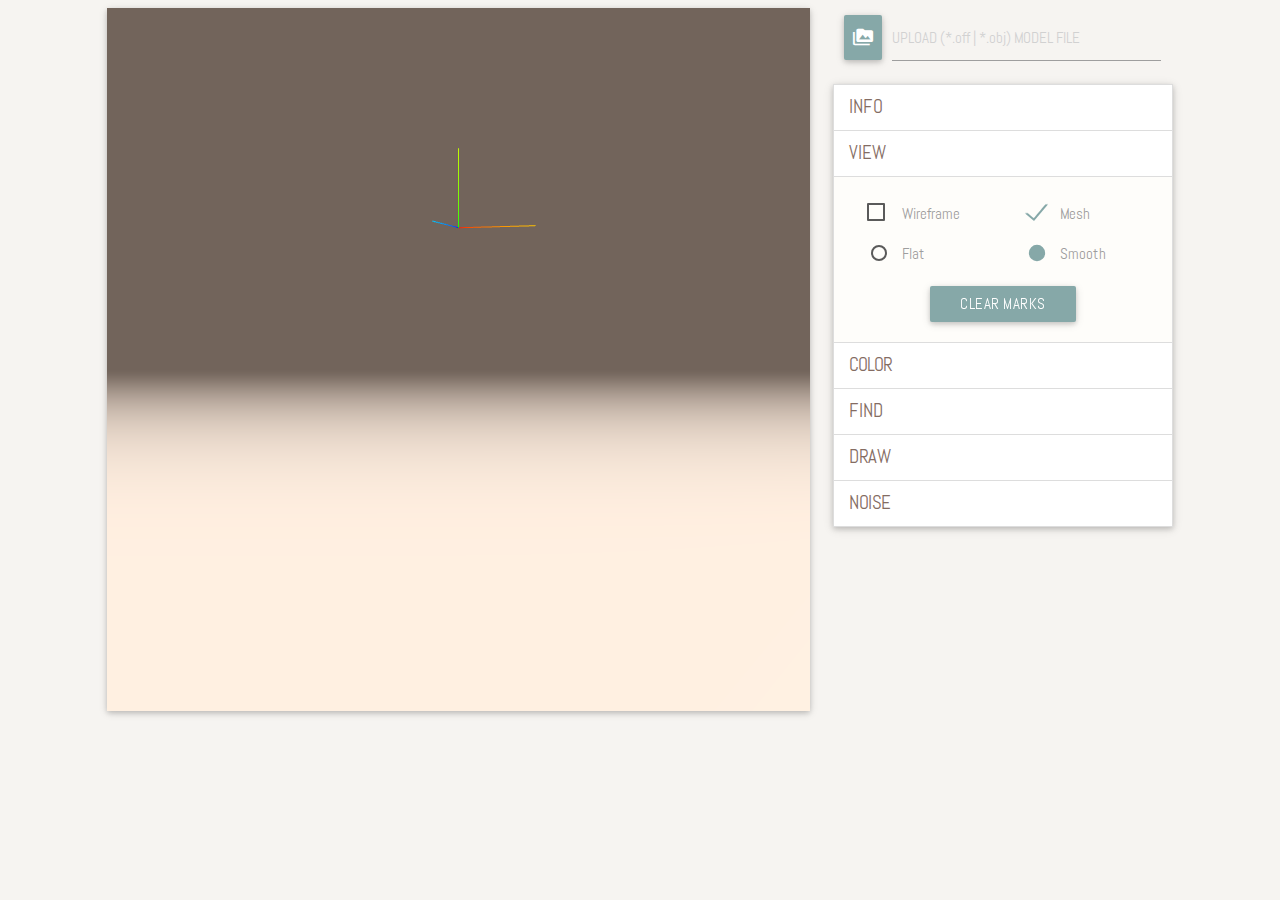
<file: index.html>
<!doctype html>
<html>

<head>
	<title>周伯威的数字几何处理小作业</title>
	<link type="text/css" rel="stylesheet" href="css/materialize.min.css" media="screen,projection" />
	<link type="text/css" rel="stylesheet" href="css/user.css" media="screen,projection" />
	<meta name="viewport" content="width=device-width, initial-scale=1.0" />
	<style>
		#viewer {
			position: relative;
		}

		body,
		html {
			font-family: 'Abel', sans-serif;
			color: #846C63;
			background-color: #F6F4F1!important;
		}

		.btn,
		.btn-large,
		.btn-small {
			background-color: #86A8A8!important;
			color: white !important;
			margin: 0;
		}

		[type="radio"]:checked+label:after {
			border: 2px solid #86A8A8!important;
			background-color: #86A8A8!important;
		}

		[type="checkbox"]:checked+label:before {
			border-right: 2px solid #86A8A8!important;
			border-bottom: 2px solid #86A8A8!important;
		}

		.btn-small {
			padding: 0.25em;
		}

		.btn-thin {
			padding-left: 0.2em;
			padding-right: 0.2em;
		}

		.btn-mid-thin {
			padding-left: 0.6em;
			padding-right: 0.6em;
		}

		green {
			color: #86A8A8!important;
		}

		.input-field label {
			top: 0;
		}

		#colormap {
			/*border: 1px solid #846C63;*/
			/*background-color: #846c63;*/
			height: 229px;
			width: 100%;
		}

		#colormap2 {
			/*border: 1px solid #846C63;*/
			/*background-color: #846c63;*/
			height: 168px;
			width: 100%;
		}

		.no-bottom {
			margin-bottom: 0!important;
		}

		.no-top {
			margin-top: 0!important;
		}

		.no-padding {
			padding: 0!important;
		}

		.container .row {
			margin-left: 0;
			margin-right: 0;
		}

		.collapsible-body p {
			padding: 0;
			margin-top: 14.5px;
			margin-bottom: 10px;
		}

		.collapsible-body {
			/*border-bottom: 0;*/
			padding-top: 10px;
			margin-bottom: 0;
		}

		.collapsible {
			background-color: #fefdfa;
		}

		.collapsible-header {
			font-size: 1.25rem;
		}
	</style>
</head>

<body>
	<main class="container" style="width:85%">
		<div class="row">
			<!-- left area -->
			<div class="col s12 m12 l8" id="canv_area">
				<div class="card-panel" style="padding:0;line-height:0;position:relative;">
					<div id="viewer"></div>
				</div>

			</div>
			<!-- right panel -->
			<div class="col s12 m12 l4">
				<div id="file_loader" class="row no-bottom">
					<div class="col s12">
						<form action="#">
							<div class="file-field input-field">
								<div class="btn btn-mid-thin">
									<input id="file_path" type="file">
									<span><i class="material-icons">perm_media</i></span>
								</div>
								<div class="file-path-wrapper">
									<input class="file-path validate" type="text" placeholder="UPLOAD (*.off | *.obj) MODEL FILE">
								</div>

							</div>
						</form>
					</div>
				</div>
				<ul class="collapsible" data-collapsible="expandable">
					<li>
						<div class="collapsible-header">INFO</div>
						<div id="" class="row collapsible-body">
							<div class="col s10 m6 l12">
								<div id="mesh_info" class=""></div>
							</div>
						</div>
					</li>
					<li>
						<div class="collapsible-header active">VIEW</div>
						<div id="" class="row collapsible-body">
							<div class="col s12 m6 l12">
								<div class="row no-bottom">
									<div class="input-field col s12 no-top no-padding">
										<!-- <h5>VIEW</h5> -->
										<form action="#">
											<div class="row no-bottom">
												<div class="col s6">
													<p>
														<input type="checkbox" id="form_wireframe" />
														<label for="form_wireframe">Wireframe</label>
													</p>
												</div>
												<div class="col s6">
													<p>
														<input type="checkbox" class="form_mesh" id="form_mesh" checked="checked" />
														<label for="form_mesh">Mesh</label>
													</p>
												</div>
											</div>
											<div class="row">
												<div class="col s6">

													<p>
														<input name="group1" type="radio" id="form_flat" />
														<label for="form_flat">Flat</label>
													</p>
												</div>
												<div class="col s6">
													<p>
														<input name="group1" type="radio" id="form_smooth" checked="checked" />
														<label for="form_smooth">Smooth</label>
													</p>
												</div>
											</div>
										</form>
									</div>
								</div>
								<div class="row">
									<div class="col s12 center">
										<a class="btn waves-effect waves-light" onclick="clearMarks();">
										Clear Marks
										</a>
									</div>
								</div>
							</div>
						</div>
					</li>
					<!-- <div class="divider"></div> -->
					<li>
						<div class="collapsible-header">COLOR</div>
						<div id="" class="row collapsible-body">
							<div class="col s10 m6 l12">
								<!-- <h5>COLOR</h5> -->
								<div class="row">
									<div class="input-field col s11 no-top">
										<form action="#">
											<div class="file-field input-field no-top">
												<div class="btn btn-mid-thin">
													<input id="file_color" type="file">
													<span><i class="material-icons">perm_media</i></span>
												</div>
												<div class="file-path-wrapper">
													<input class="file-path validate" type="text" placeholder="UPLOAD COLOR FILE">
												</div>
											</div>
										</form>
										<form action="#">
											<p>
												<input name="group2" type="radio" id="form_default" checked="checked" />
												<label for="form_default">Default</label>
											</p>
											<p>
												<input name="group2" type="radio" id="form_continuous" />
												<label for="form_continuous">Continuous</label>
											</p>
											<p>
												<input name="group2" type="radio" id="form_discrete" />
												<label for="form_discrete">Discrete</label>
											</p>
										</form>
										<p>
											<a class="btn waves-effect waves-light modal-trigger" href="#edit_color_modal" onclick="onColorEditClick();">
											Edit Color
											</a>
											<div id="edit_color_modal" class="modal modal-fixed-footer">
												<div class="modal-content" style="overflow-x:auto;">
													<h4>COLOR EDIT</h4>
													<div class="row">
														<div class="col s12 m6">
															<h6>Solid Color</h6>
															<div class="input-field">
																<input id="edit_solid" type="text"></input>
															</div>
															<h6>Continuous Color</h6>
															<div class="input-field">
																<textarea id="edit_continuous" class="materialize-textarea" wrap="off"></textarea>
															</div>
															<h6>Discrete Color</h6>
															<div class="input-field">
																<textarea id="edit_discrete" class="materialize-textarea" wrap="off"></textarea>
															</div>
														</div>
														<div class="col s12 m6">
															<h5>使用说明</h5>
															<p>在这里可以进行颜色映射的编辑，有单色、连续颜色、离散颜色三种模式。 需要
																<b>严格按照</b>默认给出的格式进行编辑，如果运行出错，可刷新页面恢复默认颜色映射。</p>
															<p><b>单色</b>模式的格式为
																<green>[R, G, B]</green>，三个颜色通道的取值范围为[0, 255]的整数。</p>
															<p><b>连续颜色</b>模式中，每行的格式为
																<green>[position, [R, G, B]]</green>，其中，position是取值为[0, 1]的实数，表示后面的颜色被固定在这个位置，以进行颜色插值。</p>
															<p><b>离散颜色</b>模式中，每行为一个颜色，格式为
																<green>[R, G, B]</green>。</p>
															<p>编辑好颜色后点击确定，可以在右侧的颜色条上预览。注意，对于后两个模式，较前的行被映射于较低的颜色值，对应于颜色条的下端。</p>
															<p>不要随意尝试奇怪的格式，因为我也不知道会发生什么(´Д｀。)</p>
														</div>
													</div>
												</div>
												<div class="modal-footer">
													<a href="#!" class=" modal-action modal-close waves-effect waves-green btn-flat">Cancel</a>
													<a href="#!" class=" modal-action modal-close waves-effect waves-green btn-flat" onclick="confirmColorEdit();">Confirm</a>
												</div>
											</div>
										</p>
									</div>
									<div class="col s1" style="padding:0;">
										<canvas class="colormap" id="colormap" class="z-depth-1" width="1px" height="229px"></canvas>
									</div>
								</div>
							</div>
						</div>
					</li>
					<!-- <div class="divider"></div> -->
					<li>
						<div class="collapsible-header">FIND</div>
						<div id="" class="row collapsible-body">
							<div class="col s10 m6 l12">
								<!-- <h5>FIND</h5> -->
								<div class="row no-bottom">
									<div class="col s10">
										<div class="">
											<input id="find_vv" type="text" placeholder="Find adjacent vertices using vertex ID."></input>
										</div>
									</div>
									<div class="col s2">
										<a class="btn btn-thin waves-effect waves-light" onclick="findVV();">
										Find
										</a>
									</div>
								</div>
								<div class="row no-bottom">
									<div class="col s10">
										<div class="">
											<input id="find_vf" type="text" placeholder="Find adjacent faces using vertex ID."></input>
										</div>
									</div>
									<div class="col s2">
										<a class="btn btn-thin waves-effect waves-light" onclick="findVF();">
										Find
										</a>
									</div>
								</div>
								<div class="row no-bottom">
									<div class="col s10">
										<div class="">
											<input id="find_ff" type="text" placeholder="Find adjacent faces using face ID."></input>
										</div>
									</div>
									<div class="col s2">
										<a class="btn btn-thin waves-effect waves-light" onclick="findFF();">
										Find
										</a>
									</div>
								</div>
							</div>
						</div>
					</li>
					<!-- <div class="divider"></div> -->
					<li>
						<div class="collapsible-header">DRAW</div>
						<div id="" class="row collapsible-body">
							<div class="col s10 m6 l12">
								<!-- <h5>DRAW</h5> -->
								<div class="row no-bottom">
									<div class="col s10">
										<p class="no-top">Input some vertex IDs, to find faces that have two or three vertices in the vertex list. Use
											<green>space</green>,
											<green>comma</green>,
											<green>semicolon</green>, or
											<green>slash</green> as separators.
										</p>
										<p>
											<input type="checkbox" id="form_two_vertices" />
											<label for="form_two_vertices">2 vertices mode</label>
										</p>
										<div class="">
											<input id="form_draw_faces" type="text" placeholder="example: 2, 3 ///5; 7 , 11,;,;13.00e+0"></input>
										</div>
									</div>
									<div class="col s2">
										<a class="btn btn-thin waves-effect waves-light" onclick="drawFaces();">
										Draw
										</a>
									</div>
								</div>
								<div class="row no-bottom">
									<div class="col s10">
										<p class="no-top">Input some face IDs, to draw their normals. Use
											<green>space</green>,
											<green>comma</green>,
											<green>semicolon</green>, or
											<green>slash</green> as separators. <b>Leave blank to draw all the normals</b>.
										</p>
										<div class="">
											<input id="form_draw_normals" type="text" placeholder="example: 2, 3 ///5; 7 , 11,;,;13.00e+0"></input>
										</div>
									</div>
									<div class="col s2">
										<a class="btn btn-thin waves-effect waves-light" onclick="drawNormals();">
										Draw
										</a>
									</div>
								</div>
							</div>
						</div>
					</li>
					<li>
						<div class="collapsible-header">NOISE</div>
						<div id="" class="row collapsible-body">
							<div class="col s10 m6 l12">
								<div class="row no-bottom">
									<div class="col s8">
										<div class="">
											<input id="form_noise_sigma" type="text" placeholder="Noise Standard Deviation"></input>
										</div>
									</div>
									<div class="col s4">
										<a class="btn btn-thin waves-effect waves-light" onclick="generateNoiseUser();">
										Generate
										</a>
									</div>
								</div>
								<div class="row no-bottom">
									<div class="col s8">
										<div class="">
											<input id="form_filter_sigma" type="text" placeholder="Gaussian Filter Sigma"></input>
										</div>
									</div>
									<div class="col s4">
										<a class="btn btn-thin waves-effect waves-light" onclick="filterNoiseUser();">
										Filter
										</a>
									</div>
								</div>
								<div class="row">
									<div class="col s11">
										<p>
											<input type="checkbox" class="form_mesh" id="form_show_mesh" checked="checked" />
											<label for="form_show_mesh">Mesh</label>
										</p>
										<p>
											<input type="checkbox" id="form_show_noise" />
											<label for="form_show_noise">Noised Mesh</label>
										</p>
										<p>
											<input type="checkbox" id="form_show_filtered_noise" />
											<label for="form_show_filtered_noise">Filtered Noised Mesh</label>
										</p>
										<p>
											<input type="checkbox" id="form_show_difference" />
											<label for="form_show_difference">Show Difference</label>
										</p>
									</div>
									<div class="col s1" style="padding:0;">
										<canvas class="colormap" id="colormap2" class="z-depth-1" width="1px" height="168px"></canvas>
									</div>
								</div>
								<p id="mse">
								</p>
							</div>
						</div>
					</li>
				</ul>

				<!-- <div class="card-panel" style="position:relative;">

				</div> -->
			</div>
		</div>
	</main>

	<script type="text/javascript" src="js/lib/jquery-2.1.3.min.js"></script>
	<script type="text/javascript" src="js/lib/materialize.min.js"></script>
	<script type="text/javascript" src="js/lib/three.min.js"></script>
	<script type="text/javascript" src="js/lib/Detector.js"></script>
	<script type="text/javascript" src="js/lib/OrbitControls.js"></script>
	<script type="text/javascript" src="js/ColorParser.js"></script>
	<script type="text/javascript" src="js/ObjParser.js"></script>
	<script type="text/javascript" src="js/OffParser.js"></script>
	<script type="text/javascript" src="js/main.js"></script>
	<script type="text/javascript" src="js/algorithm.js"></script>
	<script type="text/javascript" src="js/Edge.js"></script>
	<script type="text/javascript" src="js/color.js"></script>
	<script type="text/javascript" src="js/Colormap.js"></script>

	<script>
		var file_type;
		var container;
		var camera, cameraTarget, scene, renderer, controls, meshContainer, noiseMeshContainer, spheres, triangles;
		var colormap, colors;
		$(document).ready(function() {
			if (!Detector.webgl) Detector.addGetWebGLMessage();
			$('.modal-trigger').leanModal();
			$('.collapsible').collapsible();
			$('#file_path')[0].onchange = function(e) {
				uploadFile(e, 'model');
			}
			$('#file_color')[0].onchange = function(e) {
				uploadFile(e, 'color');
			}
			$('#form_flat').click(function() {
				if ($('#form_flat')[0].checked) {
					showFlatMesh();
				}
			});
			$('#form_smooth').click(function() {
				if ($('#form_smooth')[0].checked) {
					showSmoothMesh();
				}
			});
			$('#form_wireframe').click(function() {
				if ($('#form_wireframe')[0].checked) {
					showWireframe();
				} else {
					hideWireframe();
				}
			});
			$('#form_mesh').click(function() {
				$('#form_show_mesh')[0].checked = $('#form_mesh')[0].checked;
				if ($('#form_mesh')[0].checked) {
					showModelMesh();
				} else {
					hideModelMesh();
				}
			});
			$('#form_show_mesh').click(function() {
				$('#form_mesh')[0].checked = $('#form_show_mesh')[0].checked;
				if ($('#form_show_mesh')[0].checked) {
					showModelMesh();
				} else {
					hideModelMesh();
				}
			});
			$('#form_show_noise').click(function() {
				if ($('#form_show_noise')[0].checked) {
					showNoiseMesh();
				} else {
					hideNoiseMesh();
				}
			});
			$('#form_show_filtered_noise').click(function() {
				if ($('#form_show_filtered_noise')[0].checked) {
					showFilteredMesh();
				} else {
					hideFilteredMesh();
				}
			});
			$('#form_show_difference').click(function() {
				if ($('#form_show_difference')[0].checked) {
					showDifference();
				} else {
					hideDifference();
				}
			});
			$('#form_default').click(function() {
				if ($('#form_default')[0].checked) {
					cm.type = 'solid';
					updateColormap(cm);
					updateColor();
				}
			});
			$('#form_continuous').click(function() {
				if ($('#form_continuous')[0].checked) {
					cm.type = 'continuous';
					updateColormap(cm);
					updateColor();
				}
			});
			$('#form_discrete').click(function() {
				if ($('#form_discrete')[0].checked) {
					cm.type = 'discrete';
					updateColormap(cm);
					updateColor();
				}
			});
			init();
			animate();
		});
	</script>

</body>

</html>
</file>
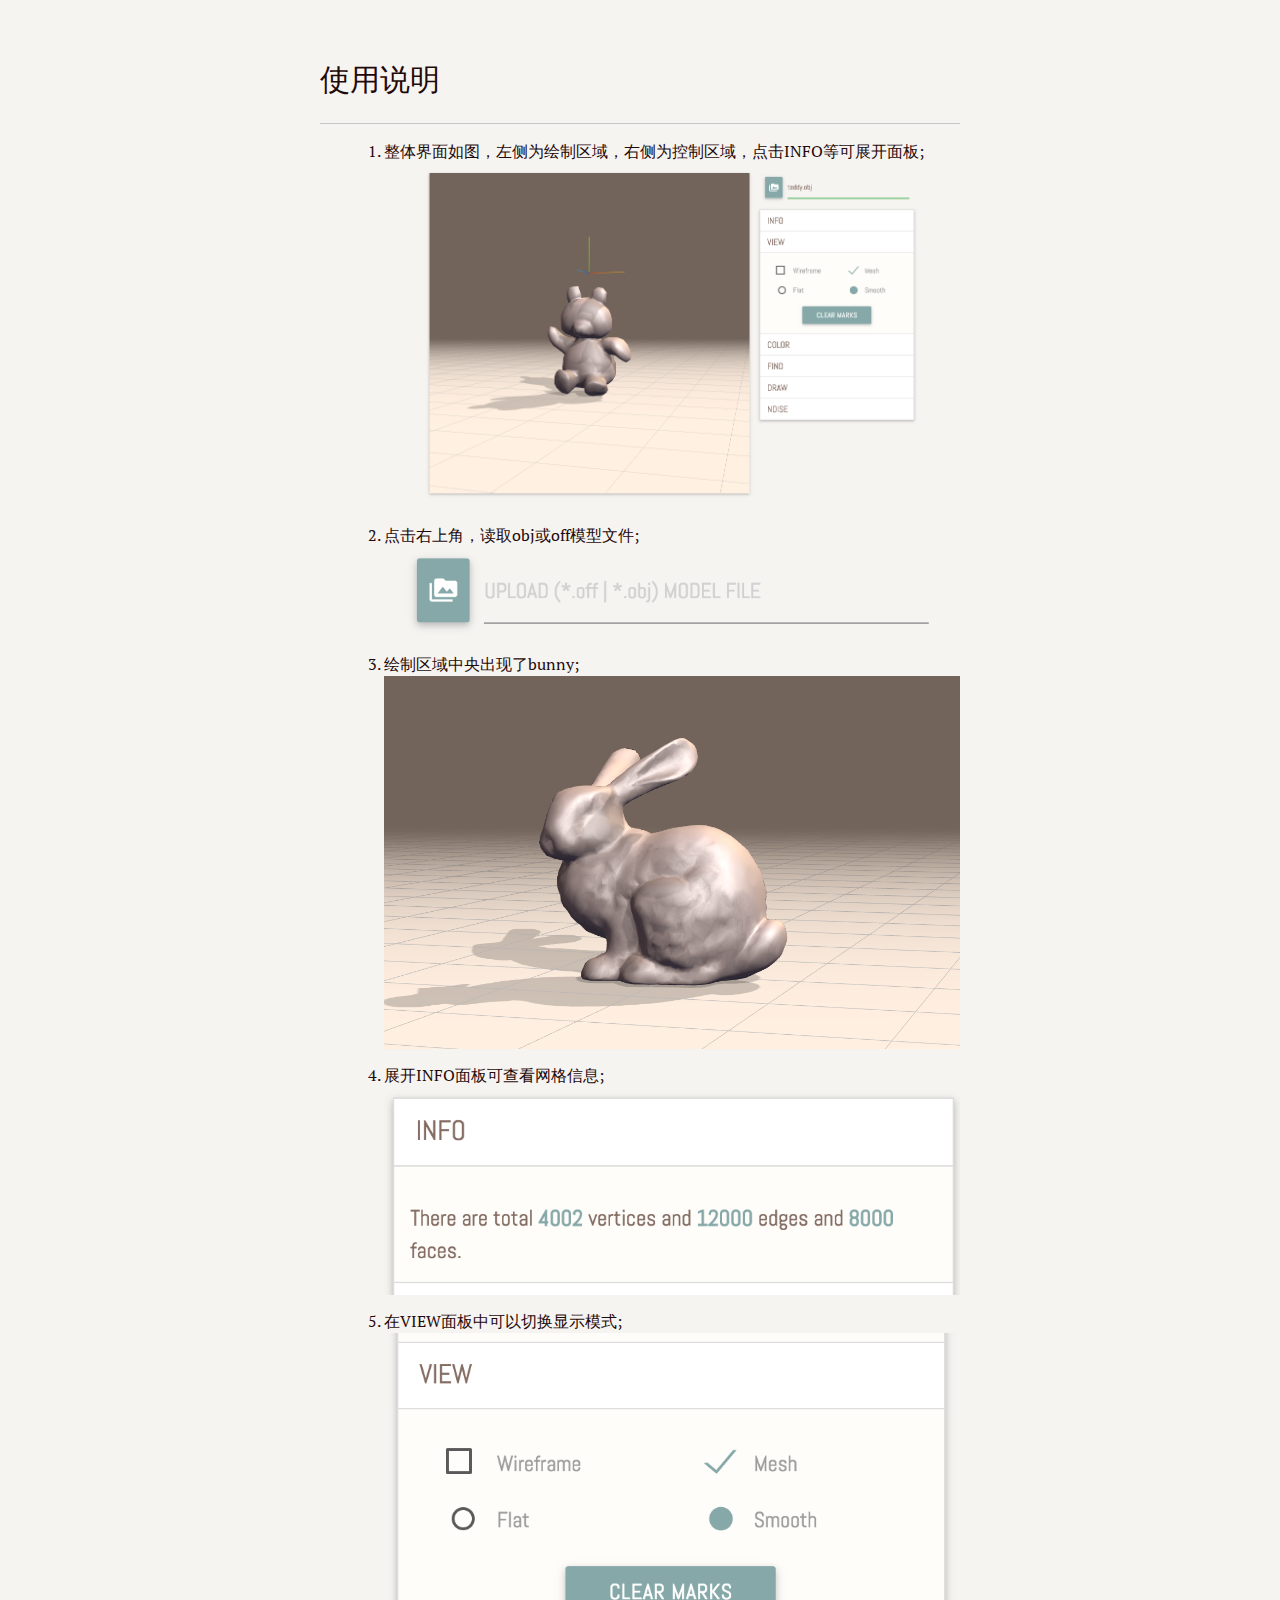
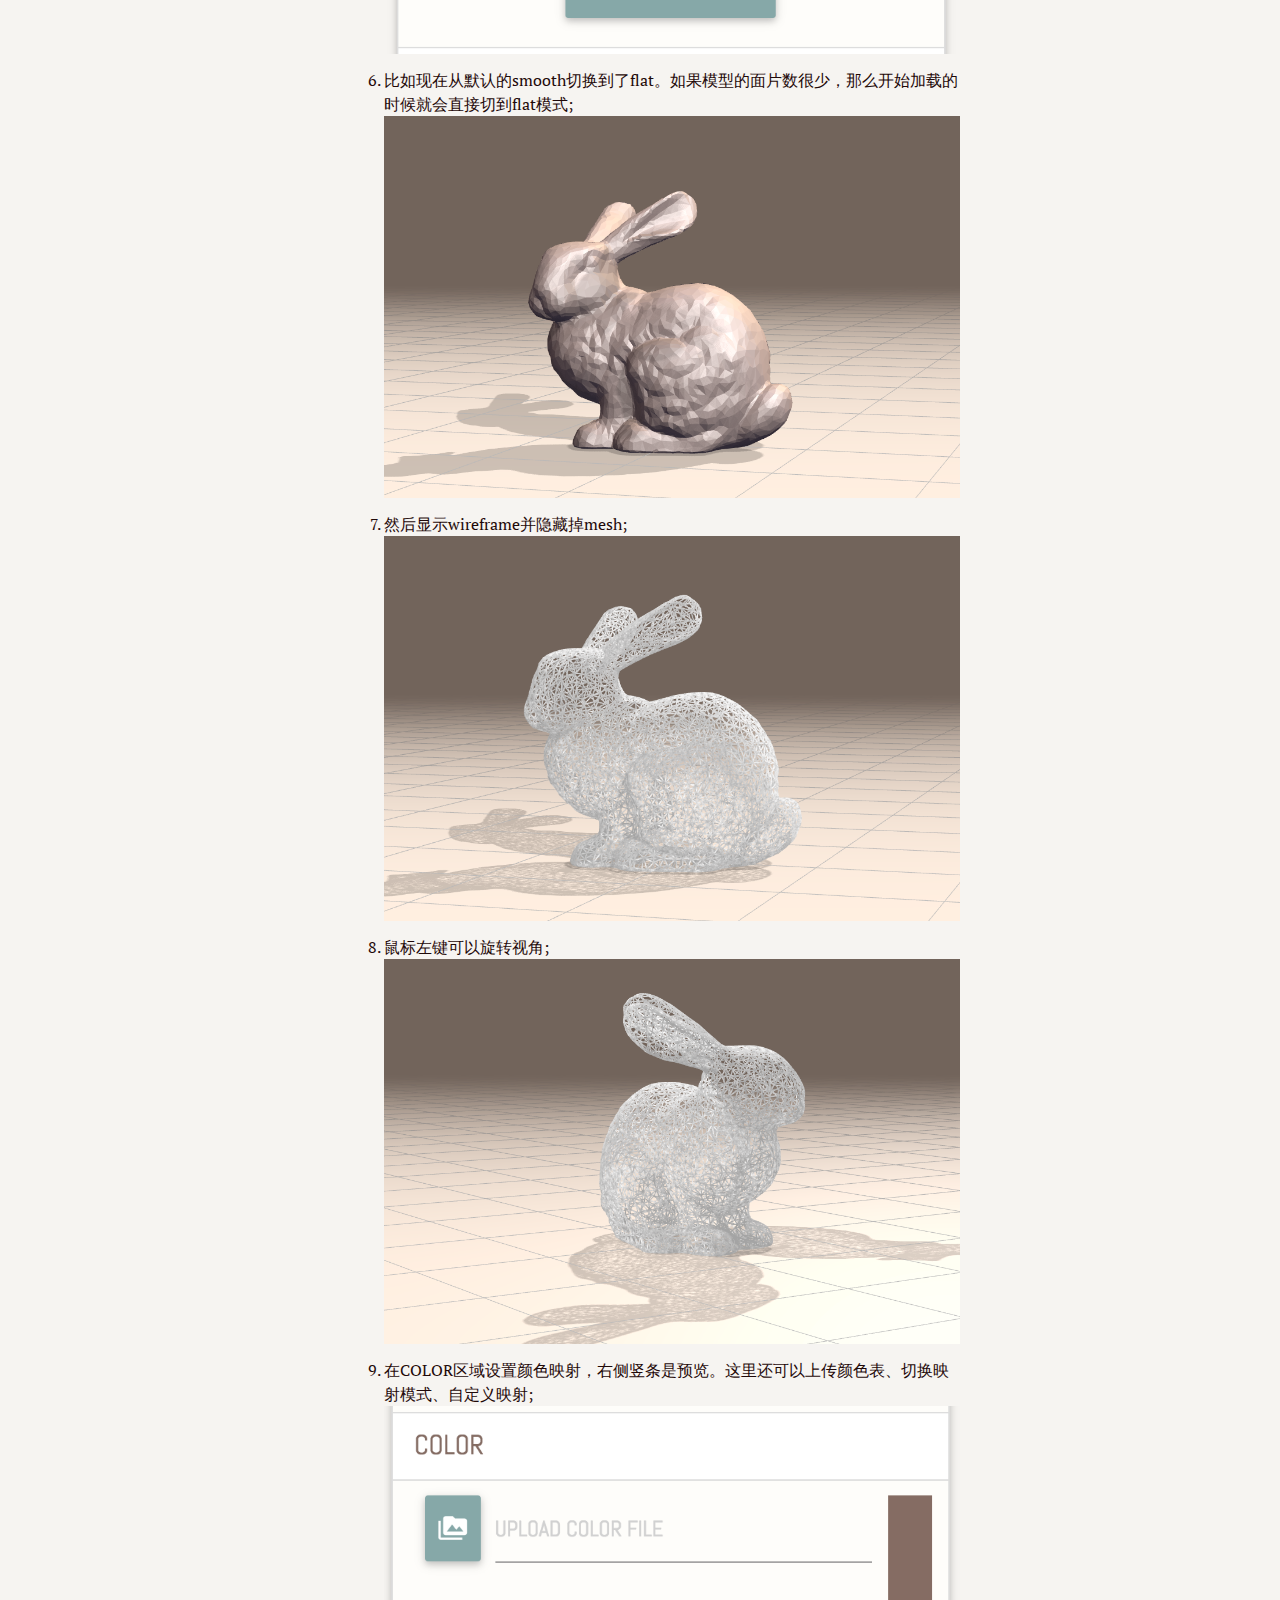
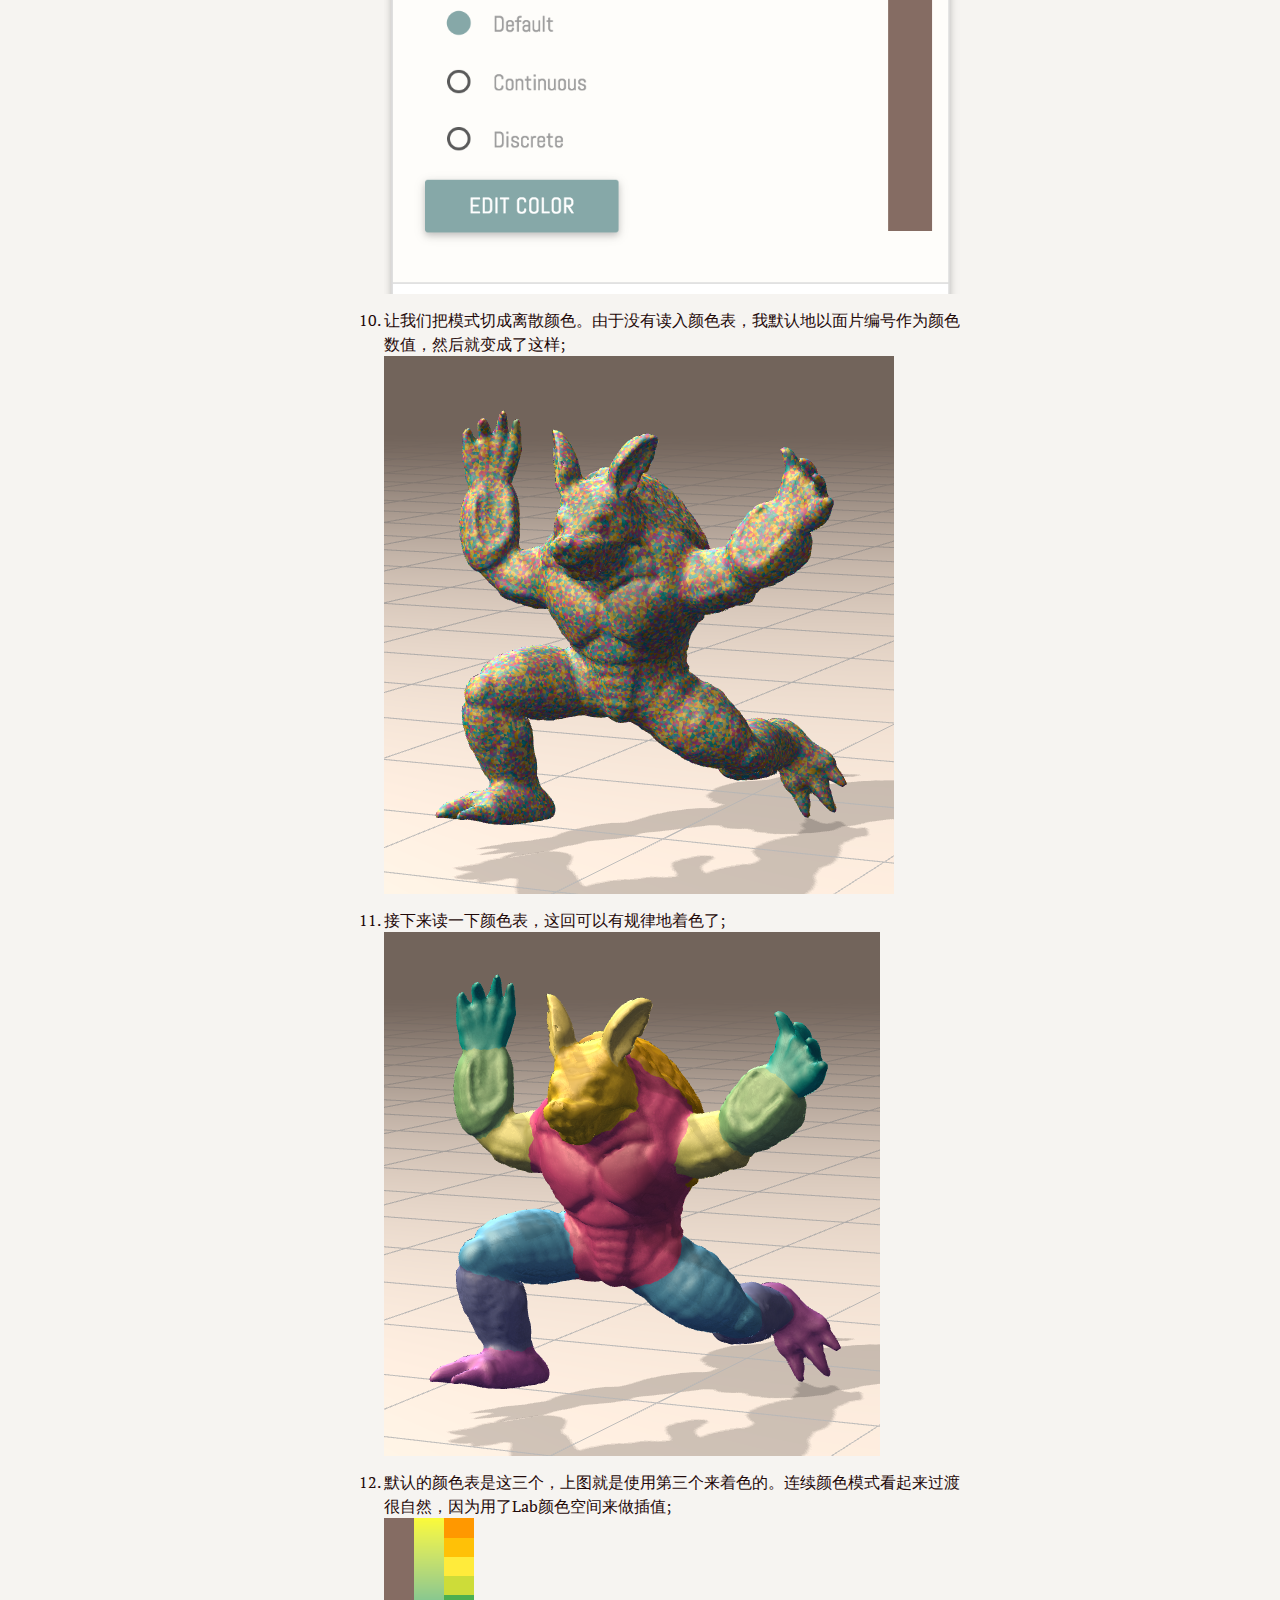
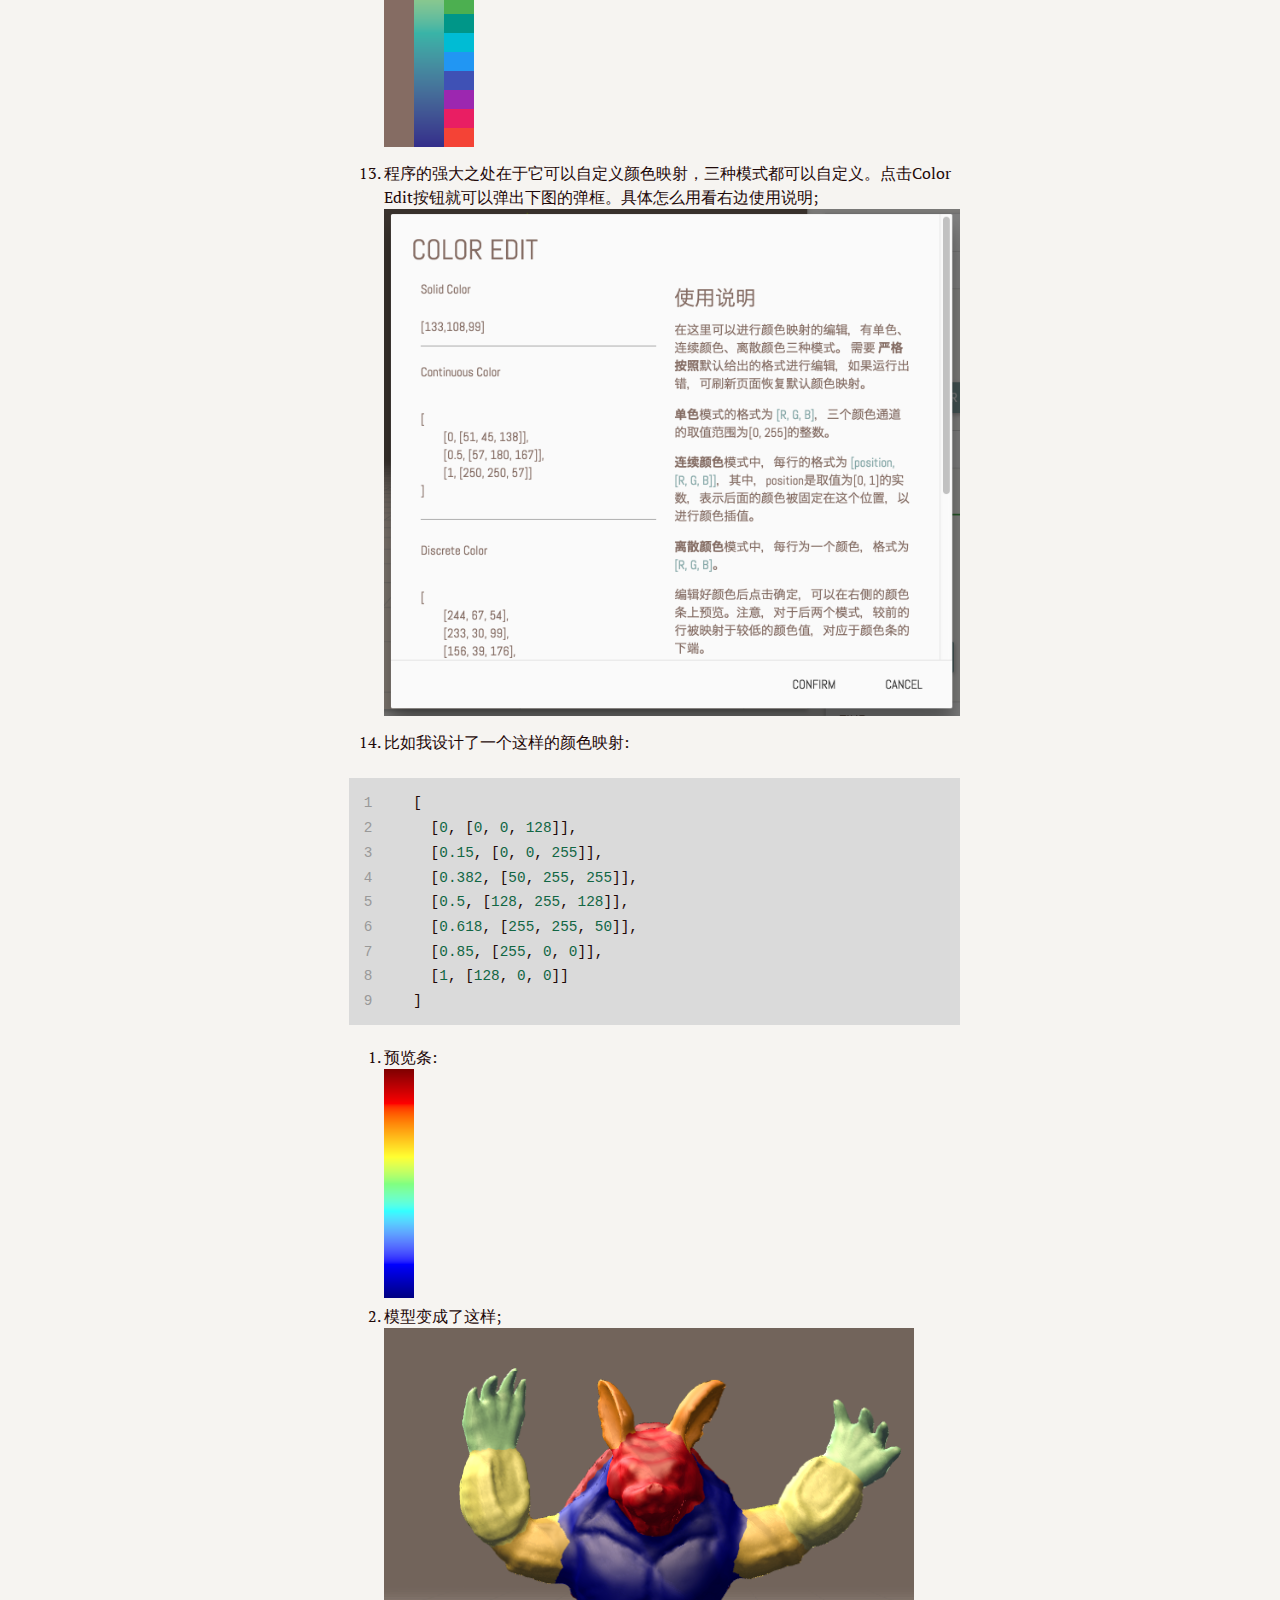
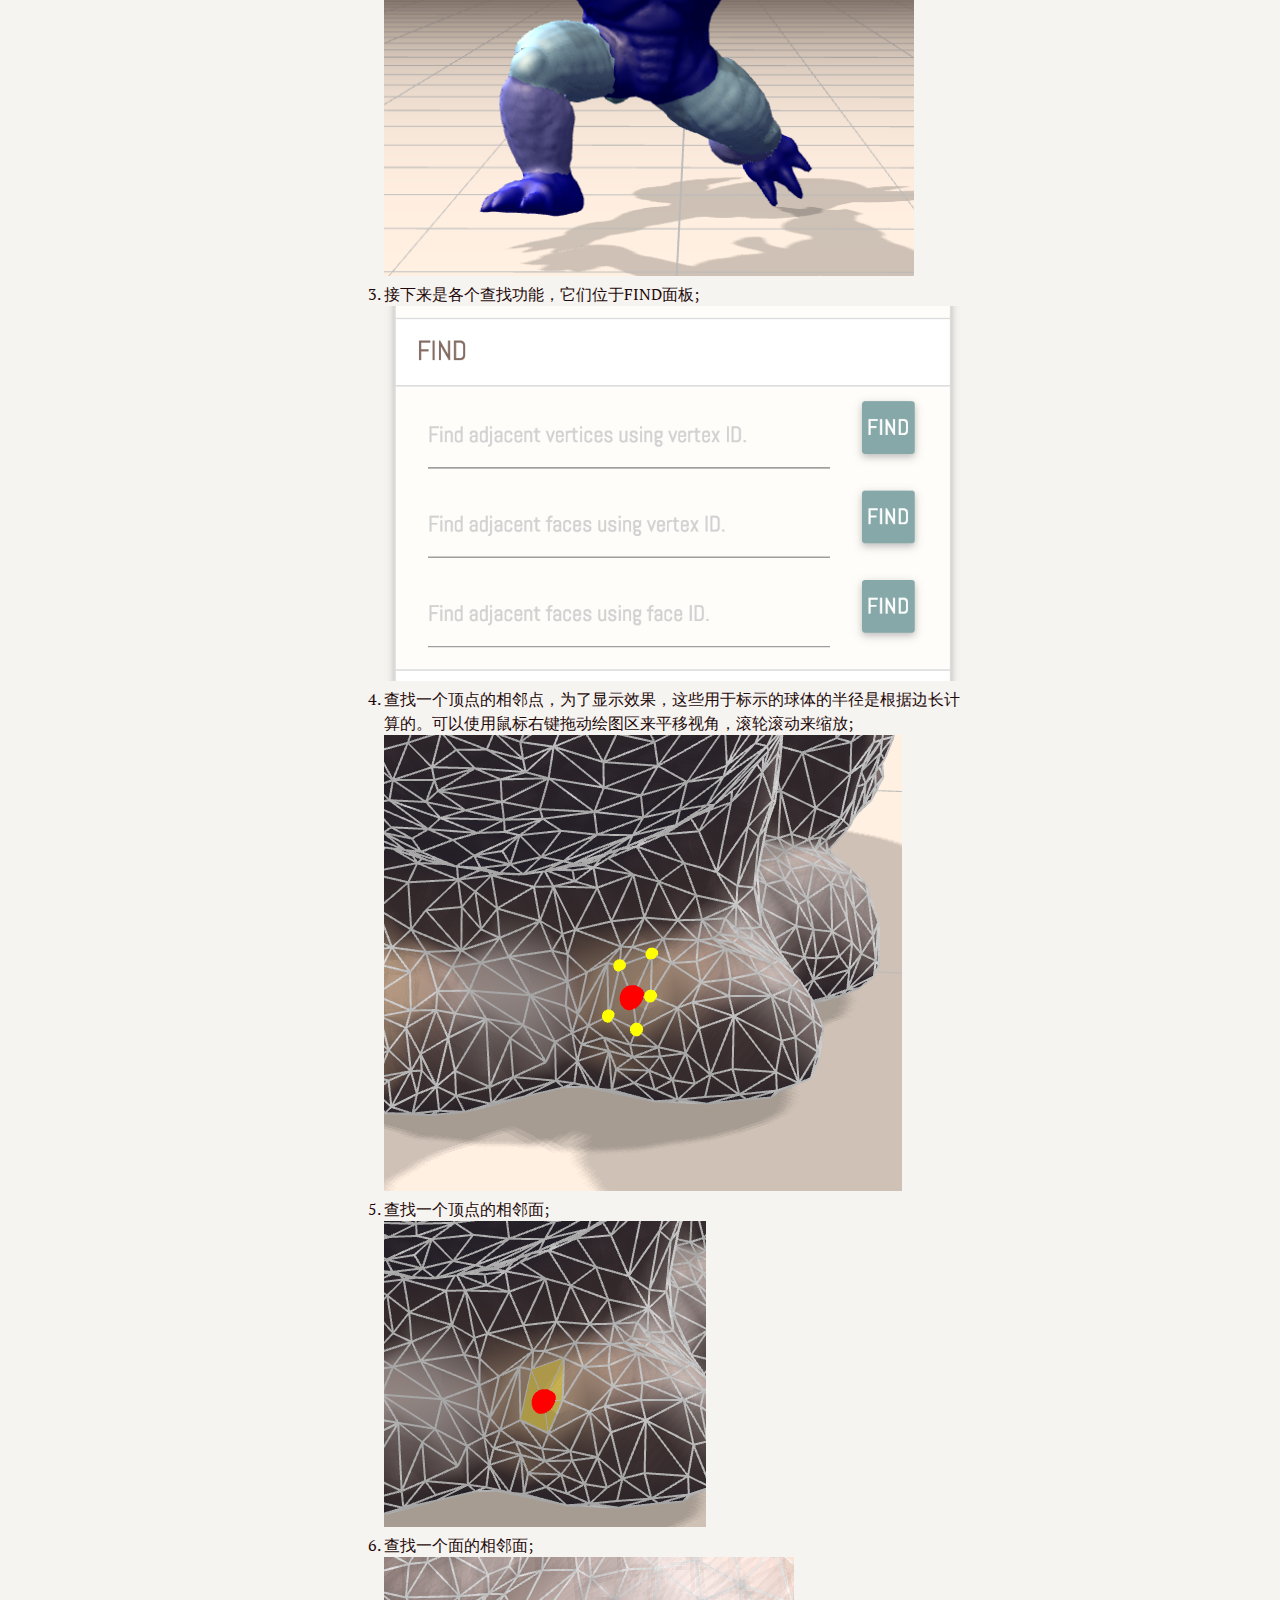
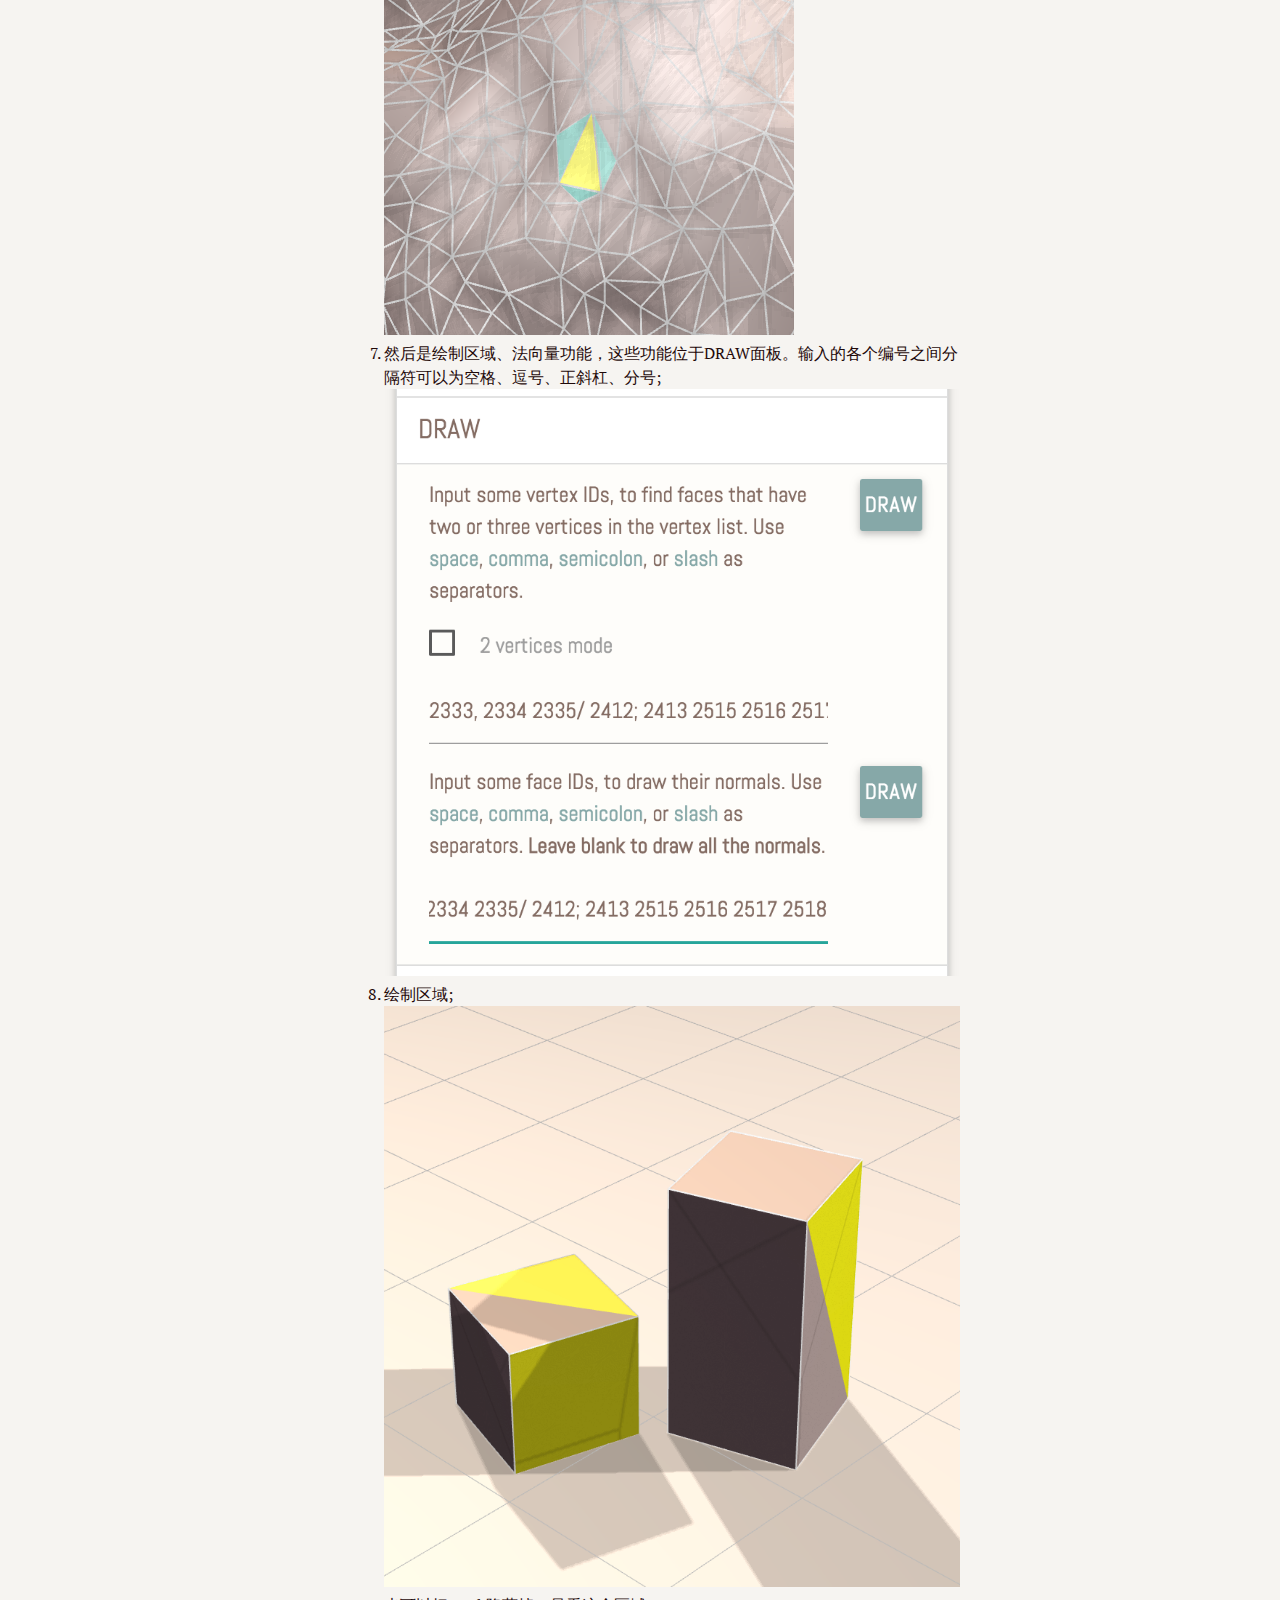
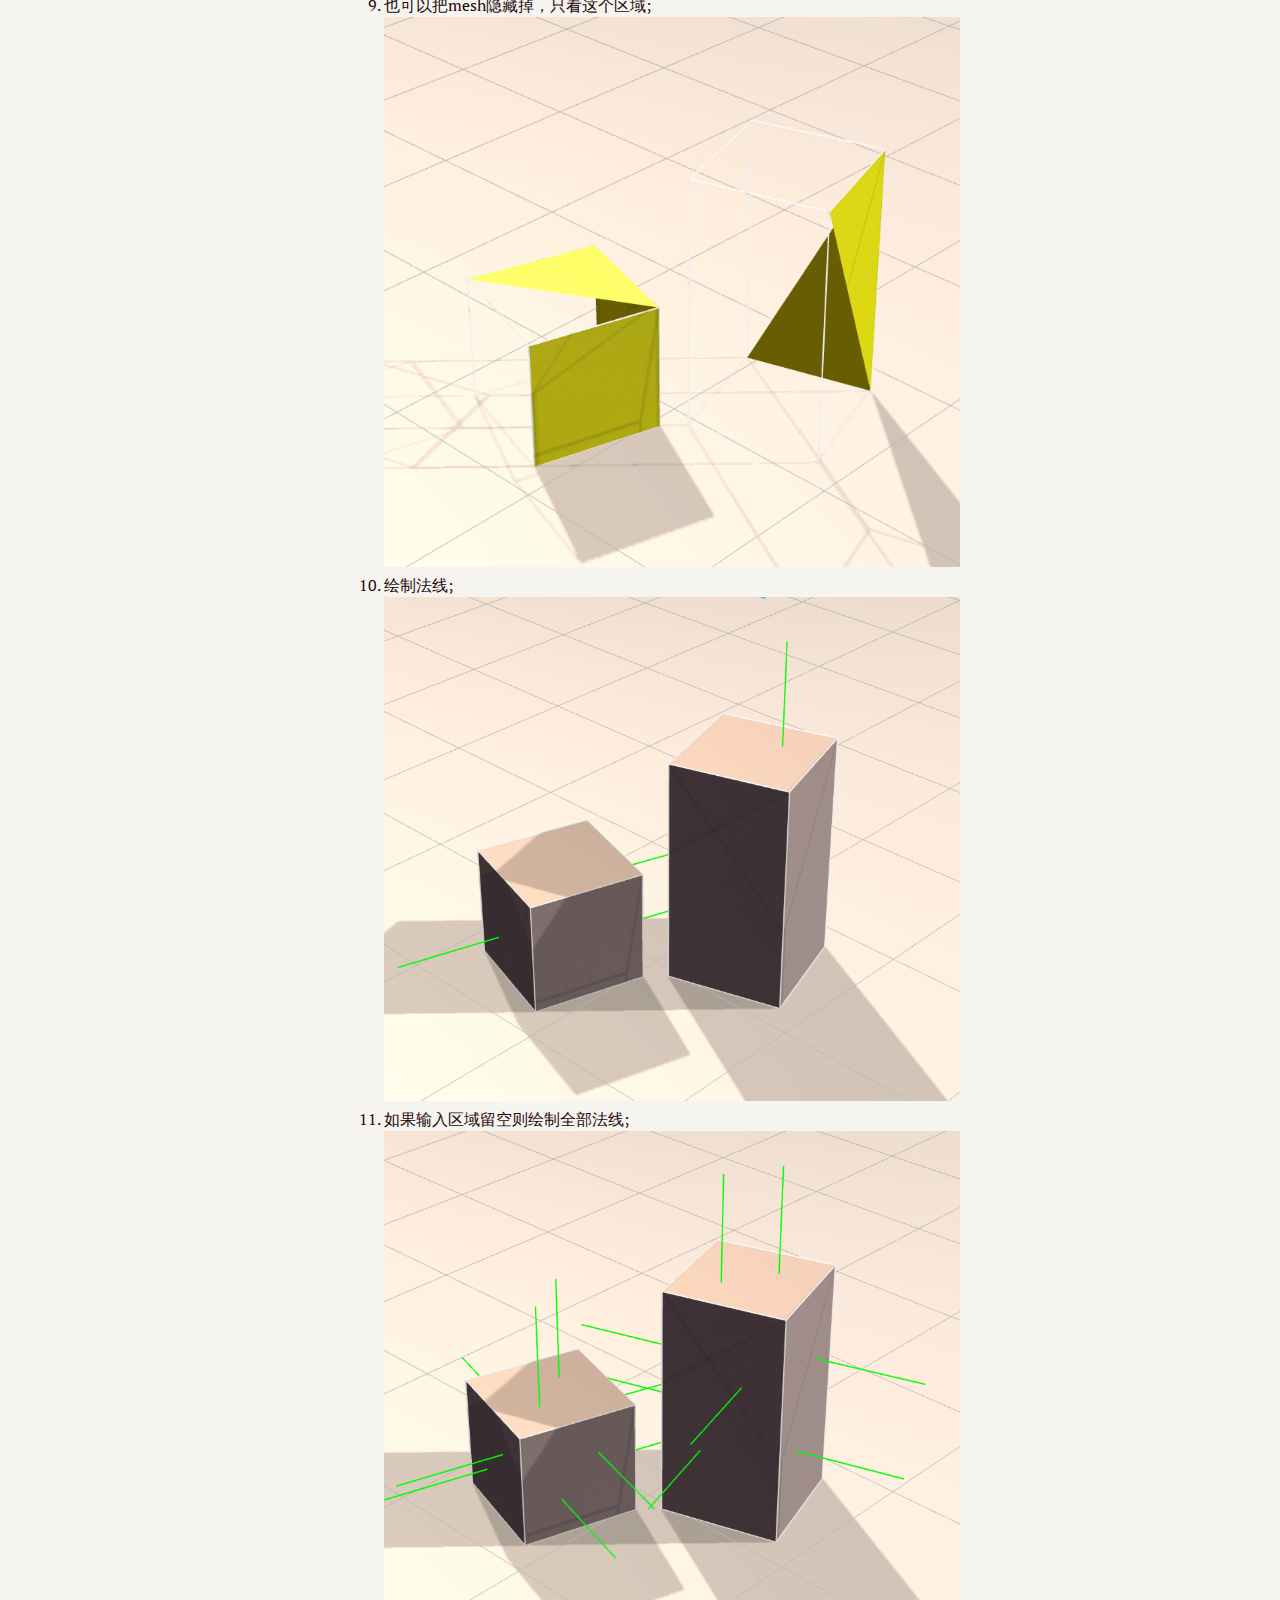
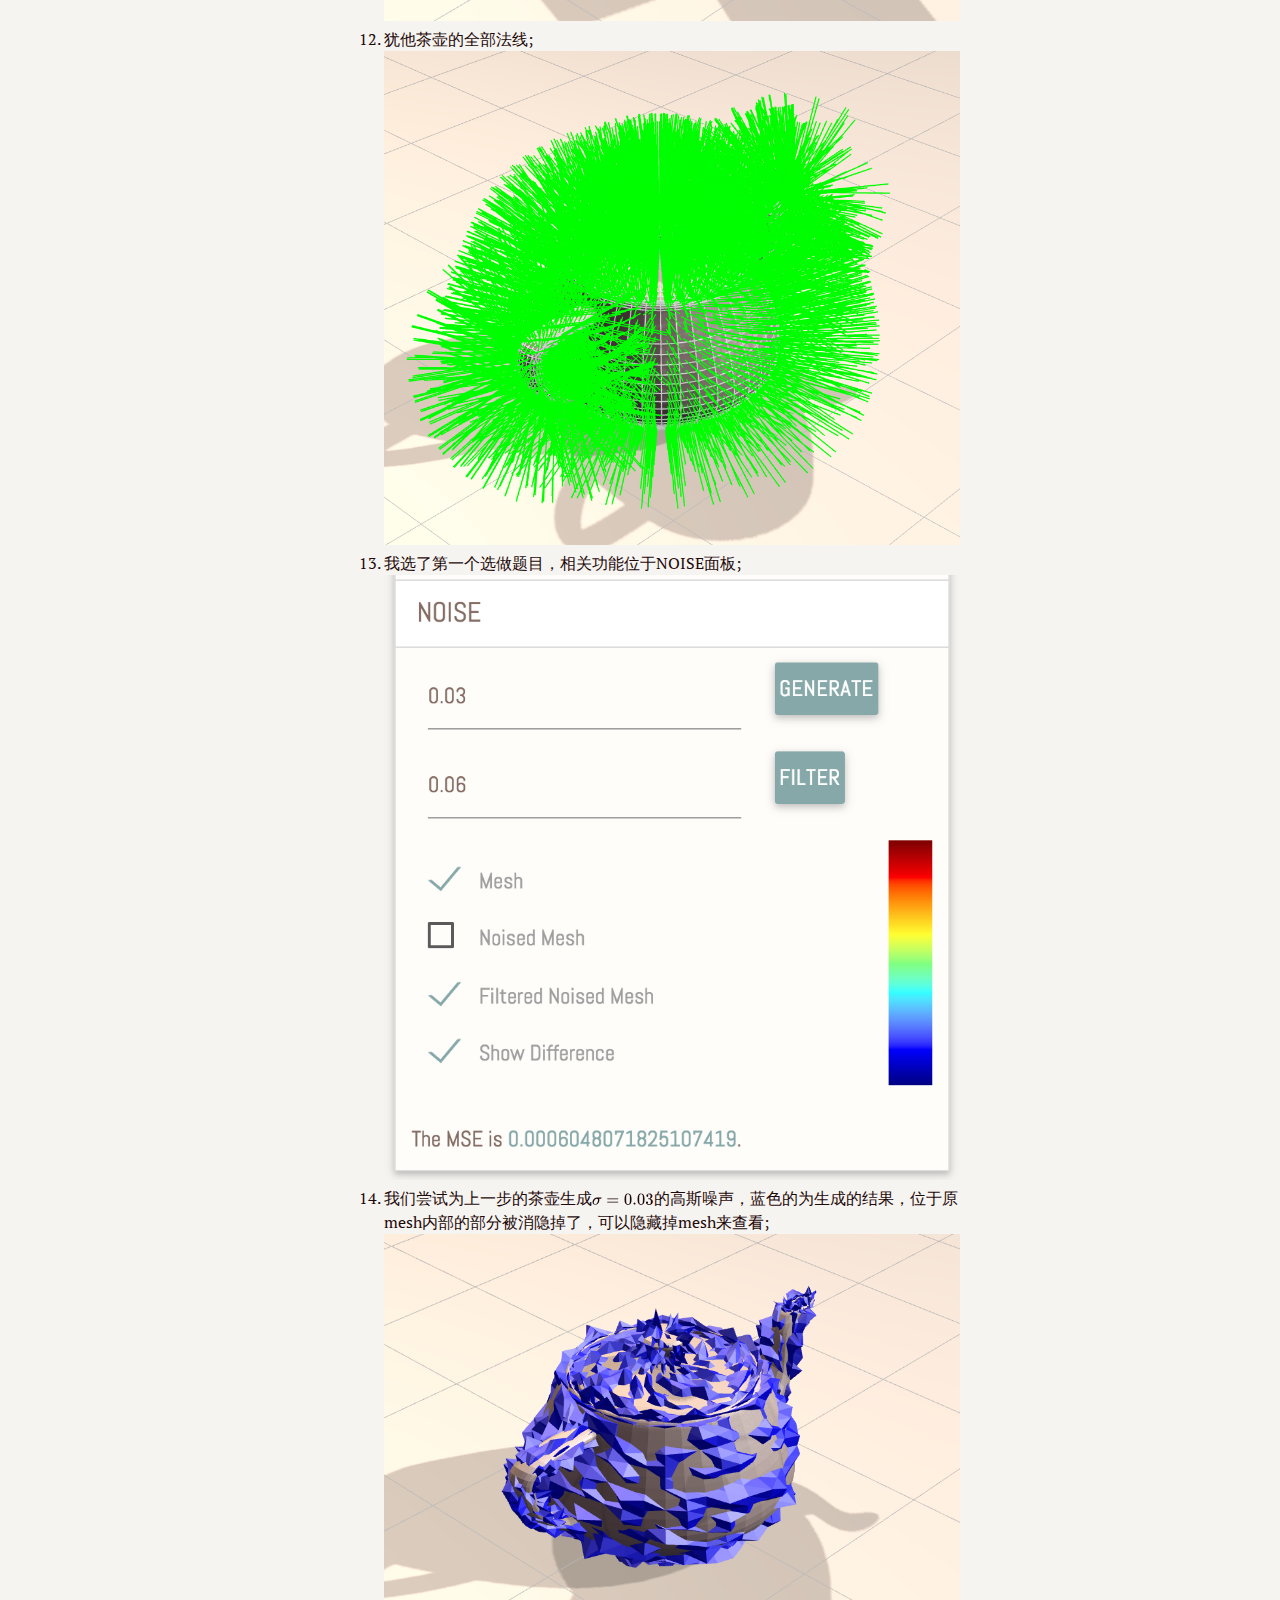
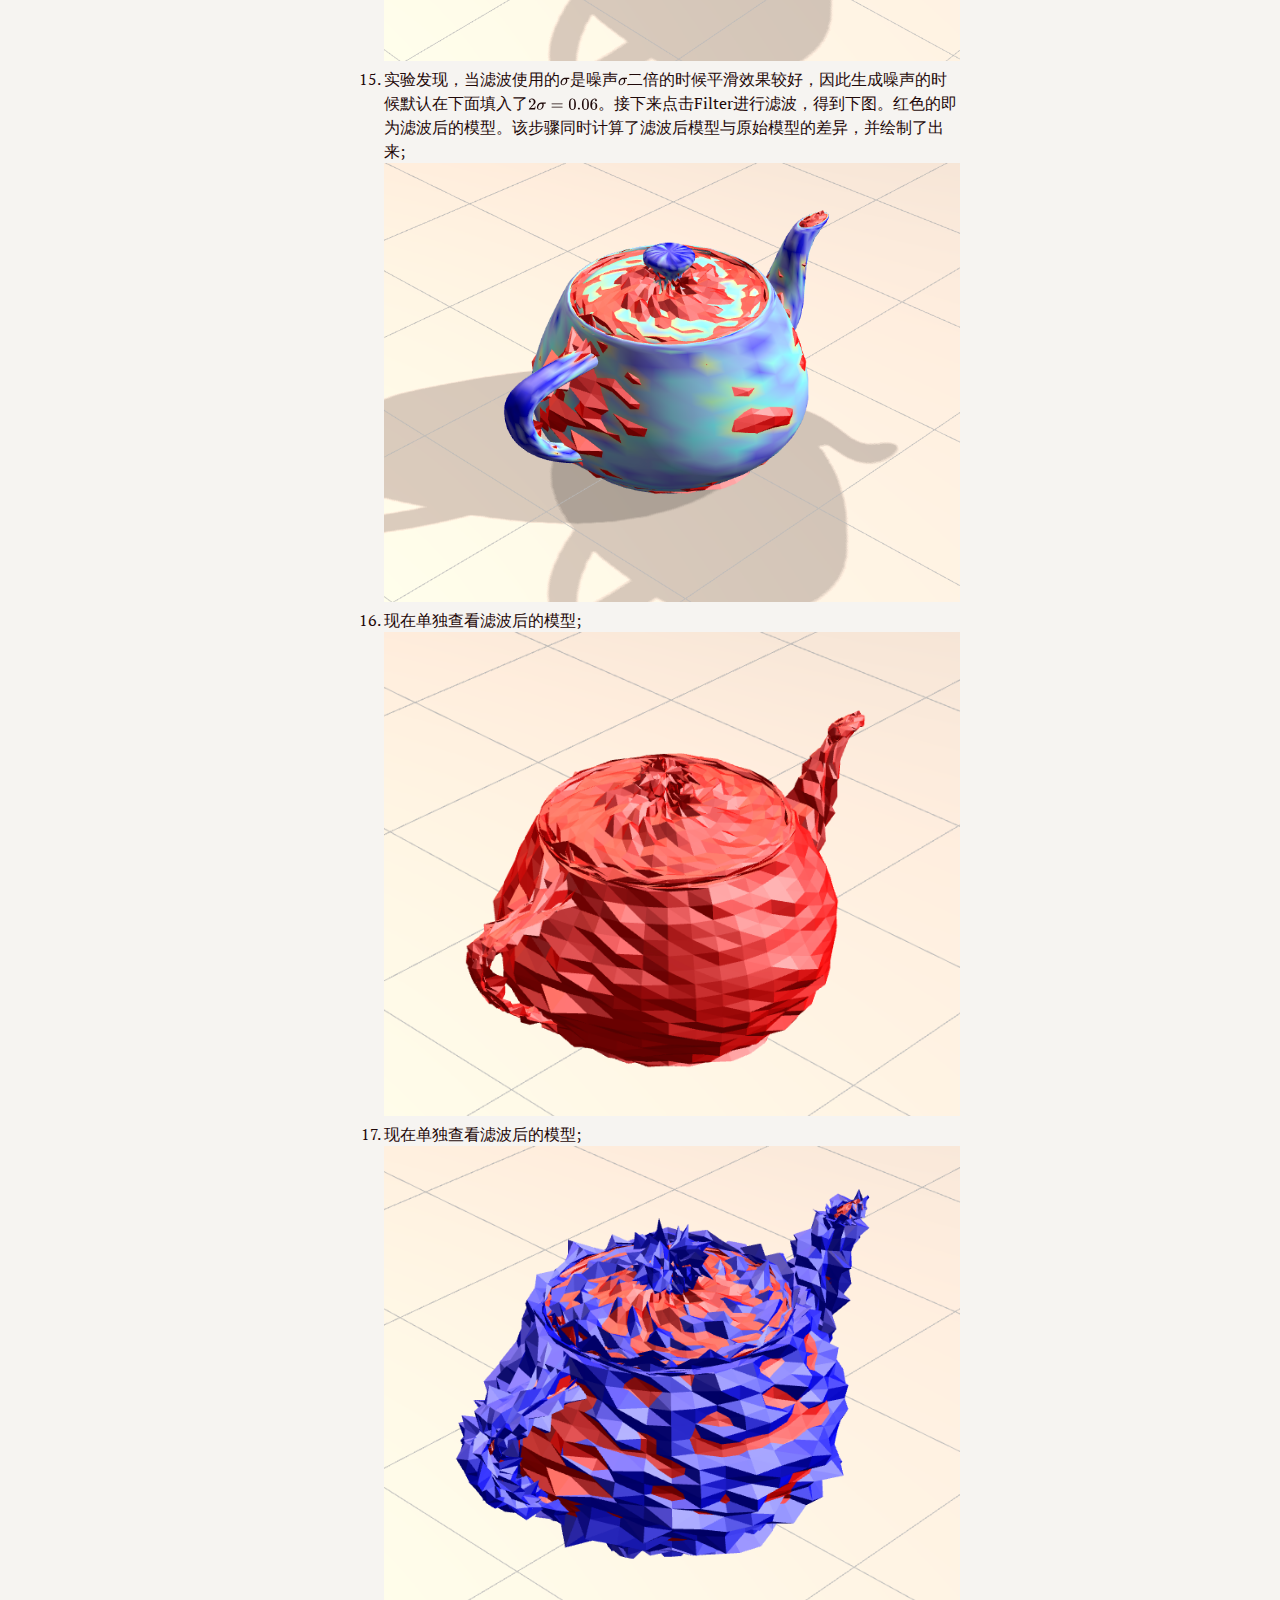
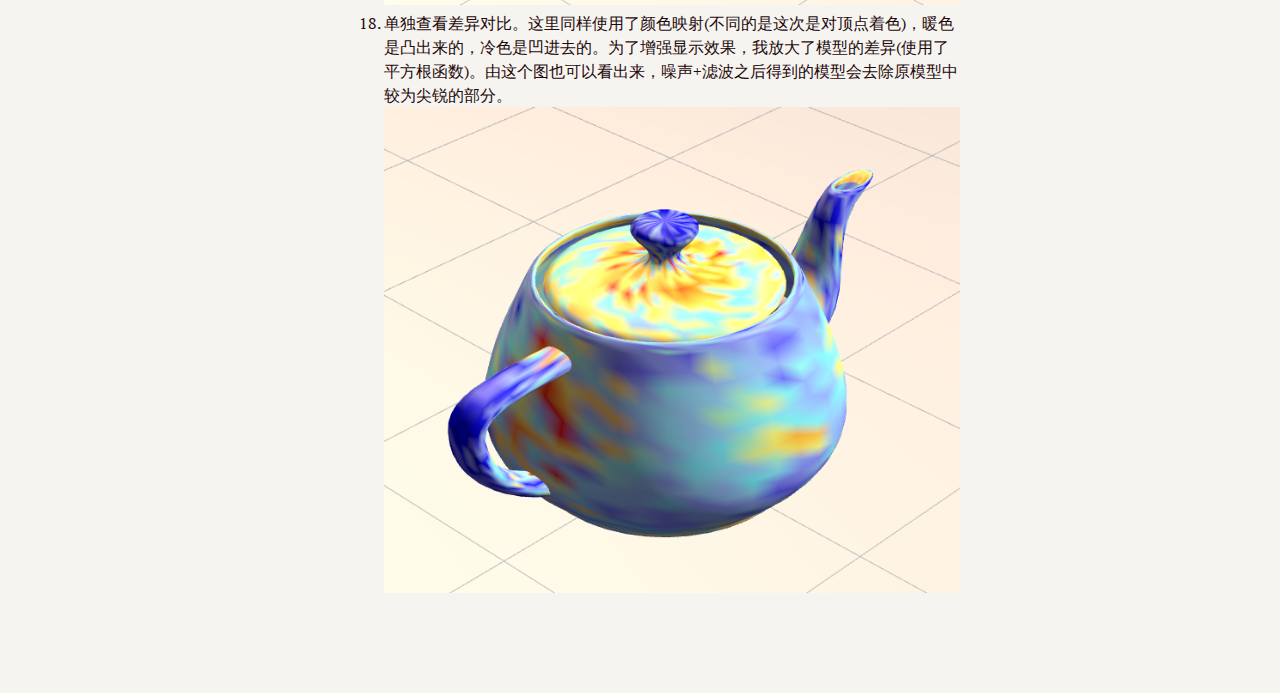
<file: readme.html>
<!doctype html>
<html>
<head>
<meta charset='UTF-8'><meta name='viewport' content='width=device-width initial-scale=1'>
<title>readme</title><link href='https://fonts.googleapis.com/css?family=PT+Serif:400,400italic,700,700italic&subset=latin,cyrillic-ext,cyrillic,latin-ext' rel='stylesheet' type='text/css'><style type='text/css'>html, body {overflow-x: initial !important;}.CodeMirror { height: auto; }
.CodeMirror-scroll { overflow-y: hidden; overflow-x: auto; }
.CodeMirror-lines { padding: 4px 0px; }
.CodeMirror pre { }
.CodeMirror-scrollbar-filler, .CodeMirror-gutter-filler { background-color: white; }
.CodeMirror-gutters { border-right-width: 1px; border-right-style: solid; border-right-color: rgb(221, 221, 221); background-color: rgb(247, 247, 247); white-space: nowrap; }
.CodeMirror-linenumbers { }
.CodeMirror-linenumber { padding: 0px 3px 0px 5px; text-align: right; color: rgb(153, 153, 153); }
.CodeMirror div.CodeMirror-cursor { border-left-width: 1px; border-left-style: solid; border-left-color: black; z-index: 3; }
.CodeMirror div.CodeMirror-secondarycursor { border-left-width: 1px; border-left-style: solid; border-left-color: silver; }
.CodeMirror.cm-keymap-fat-cursor div.CodeMirror-cursor { width: auto; border: 0px; background-color: rgb(119, 238, 119); z-index: 1; background-position: initial initial; background-repeat: initial initial; }
.CodeMirror div.CodeMirror-cursor.CodeMirror-overwrite { }
.cm-tab { display: inline-block; }
.cm-s-typora-default .cm-header, .cm-s-typora-default .cm-property { color: rgb(217, 79, 138); }
.cm-s-typora-default pre.cm-header1:not(.cm-atom) :not(.cm-overlay) { font-size: 2rem; line-height: 2rem; }
.cm-s-typora-default pre.cm-header2:not(.cm-atom) :not(.cm-overlay) { font-size: 1.4rem; line-height: 1.4rem; }
.cm-s-typora-default .cm-atom, .cm-s-typora-default .cm-number { color: rgb(149, 132, 134); }
.cm-s-typora-default .cm-table-row, .cm-s-typora-default .cm-block-start { font-family: monospace; }
.cm-s-typora-default .cm-comment, .cm-s-typora-default .cm-code { color: rgb(74, 90, 159); font-family: monospace; }
.cm-s-typora-default .cm-tag { color: rgb(169, 68, 66); }
.cm-s-typora-default .cm-string { color: rgb(126, 134, 169); }
.cm-s-typora-default .cm-link { color: rgb(196, 122, 15); text-decoration: underline; }
.cm-s-typora-default .cm-variable-2, .cm-s-typora-default .cm-variable-1 { color: inherit; }
.cm-s-typora-default .cm-overlay { font-size: 1rem; font-family: monospace; }
.CodeMirror.cm-s-typora-default div.CodeMirror-cursor { border-left-width: 3px; border-left-style: solid; border-left-color: rgb(228, 98, 154); }
.cm-s-typora-default .CodeMirror-activeline-background { left: -60px; right: -30px; background-color: rgba(204, 204, 204, 0.2); background-position: initial initial; background-repeat: initial initial; }
.cm-s-typora-default .CodeMirror-gutters { border-right-style: none; background-color: inherit; }
.cm-s-typora-default .cm-trailing-space-new-line::after, .cm-startspace::after, .cm-starttab .cm-tab::after { content: '•'; position: absolute; left: 0px; opacity: 0; font-family: LetterGothicStd, monospace; }
.os-windows .cm-startspace::after, .os-windows .cm-starttab .cm-tab::after { left: -0.1em; }
.cm-starttab .cm-tab::after { content: ' '; }
.cm-startspace, .cm-tab, .cm-starttab, .cm-trailing-space-a, .cm-trailing-space-b, .cm-trailing-space-new-line { font-family: monospace; position: relative; }
.cm-s-typora-default .cm-trailing-space-new-line::after { content: '↓'; opacity: 0.3; }
.cm-s-inner .cm-keyword { color: rgb(119, 0, 136); }
.cm-s-inner .cm-atom, .cm-s-inner.cm-atom { color: rgb(34, 17, 153); }
.cm-s-inner .cm-number { color: rgb(17, 102, 68); }
.cm-s-inner .cm-def { color: rgb(0, 0, 255); }
.cm-s-inner .cm-variable { color: black; }
.cm-s-inner .cm-variable-2 { color: rgb(0, 85, 170); }
.cm-s-inner .cm-variable-3 { color: rgb(0, 136, 85); }
.cm-s-inner .cm-property { color: black; }
.cm-s-inner .cm-operator { color: rgb(152, 26, 26); }
.cm-s-inner .cm-comment, .cm-s-inner.cm-comment { color: rgb(170, 85, 0); }
.cm-s-inner .cm-string { color: rgb(170, 17, 17); }
.cm-s-inner .cm-string-2 { color: rgb(255, 85, 0); }
.cm-s-inner .cm-meta { color: rgb(85, 85, 85); }
.cm-s-inner .cm-qualifier { color: rgb(85, 85, 85); }
.cm-s-inner .cm-builtin { color: rgb(51, 0, 170); }
.cm-s-inner .cm-bracket { color: rgb(153, 153, 119); }
.cm-s-inner .cm-tag { color: rgb(17, 119, 0); }
.cm-s-inner .cm-attribute { color: rgb(0, 0, 204); }
.cm-s-inner .cm-header, .cm-s-inner.cm-header { color: blue; }
.cm-s-inner .cm-quote, .cm-s-inner.cm-quote { color: rgb(0, 153, 0); }
.cm-s-inner .cm-hr, .cm-s-inner.cm-hr { color: rgb(153, 153, 153); }
.cm-s-inner .cm-link, .cm-s-inner.cm-link { color: rgb(0, 0, 204); }
.cm-negative { color: rgb(221, 68, 68); }
.cm-positive { color: rgb(34, 153, 34); }
.cm-header, .cm-strong { font-weight: bold; }
.cm-del { text-decoration: line-through; }
.cm-em { font-style: italic; }
.cm-link { text-decoration: underline; }
.cm-error { color: rgb(255, 0, 0); }
.cm-invalidchar { color: rgb(255, 0, 0); }
div.CodeMirror span.CodeMirror-matchingbracket { color: rgb(0, 255, 0); }
div.CodeMirror span.CodeMirror-nonmatchingbracket { color: rgb(255, 34, 34); }
.cm-s-inner .CodeMirror-activeline-background { background-image: inherit; background-size: inherit; background-attachment: inherit; background-origin: inherit; background-clip: inherit; background-color: inherit; background-position: inherit inherit; background-repeat: inherit inherit; }
.CodeMirror { position: relative; overflow: hidden; }
.CodeMirror-scroll { margin-bottom: -30px; margin-right: -30px; padding-bottom: 30px; padding-right: 30px; height: 100%; outline: none; position: relative; box-sizing: content-box; }
.CodeMirror-sizer { position: relative; }
.CodeMirror-vscrollbar, .CodeMirror-hscrollbar, .CodeMirror-scrollbar-filler, .CodeMirror-gutter-filler { position: absolute; z-index: 6; display: none; }
.CodeMirror-vscrollbar { right: 0px; top: 0px; overflow-x: hidden; overflow-y: scroll; }
.CodeMirror-hscrollbar { bottom: 0px; left: 0px; overflow-y: hidden; overflow-x: scroll; }
.CodeMirror-scrollbar-filler { right: 0px; bottom: 0px; }
.CodeMirror-gutter-filler { left: 0px; bottom: 0px; }
.CodeMirror-gutters { position: absolute; left: 0px; top: 0px; padding-bottom: 30px; z-index: 3; }
.CodeMirror-gutter { white-space: normal; height: 100%; box-sizing: content-box; padding-bottom: 30px; margin-bottom: -32px; display: inline-block; }
.CodeMirror-gutter-elt { position: absolute; cursor: default; z-index: 4; }
.CodeMirror-lines { cursor: text; }
.CodeMirror pre { border-top-left-radius: 0px; border-top-right-radius: 0px; border-bottom-right-radius: 0px; border-bottom-left-radius: 0px; border-width: 0px; background-color: transparent; font-family: inherit; font-size: inherit; margin: 0px; white-space: pre; word-wrap: normal; color: inherit; z-index: 2; position: relative; overflow: visible; background-position: initial initial; background-repeat: initial initial; }
.CodeMirror-wrap pre { word-wrap: break-word; white-space: pre-wrap; word-break: normal; }
.CodeMirror-code pre { border-right-width: 30px; border-right-style: solid; border-right-color: transparent; width: -webkit-fit-content; }
.CodeMirror-wrap .CodeMirror-code pre { border-right-style: none; width: auto; }
.CodeMirror-linebackground { position: absolute; left: 0px; right: 0px; top: 0px; bottom: 0px; z-index: 0; }
.CodeMirror-linewidget { position: relative; z-index: 2; overflow: auto; }
.CodeMirror-widget { }
.CodeMirror-wrap .CodeMirror-scroll { overflow-x: hidden; }
.CodeMirror-measure { position: absolute; width: 100%; height: 0px; overflow: hidden; visibility: hidden; }
.CodeMirror-measure pre { position: static; }
.CodeMirror div.CodeMirror-cursor { position: absolute; visibility: hidden; border-right-style: none; width: 0px; }
.CodeMirror div.CodeMirror-cursor { visibility: hidden; }
.CodeMirror-focused div.CodeMirror-cursor { visibility: inherit; }
.CodeMirror-selected { background-color: rgb(217, 217, 217); background-position: initial initial; background-repeat: initial initial; }
.CodeMirror-focused .CodeMirror-selected { background-color: rgb(215, 212, 240); background-position: initial initial; background-repeat: initial initial; }
.cm-searching { background-color: rgba(255, 255, 0, 0.4); background-position: initial initial; background-repeat: initial initial; }
.CodeMirror span { }
@media print {
  .CodeMirror div.CodeMirror-cursor { visibility: hidden; }
}
.CodeMirror-lint-markers { width: 16px; }
.CodeMirror-lint-tooltip { background-color: infobackground; border: 1px solid black; border-top-left-radius: 4px; border-top-right-radius: 4px; border-bottom-right-radius: 4px; border-bottom-left-radius: 4px; color: infotext; font-family: monospace; overflow: hidden; padding: 2px 5px; position: fixed; white-space: pre-wrap; z-index: 10000; max-width: 600px; opacity: 0; -webkit-transition: opacity 0.4s; transition: opacity 0.4s; font-size: 0.8em; }
.CodeMirror-lint-mark-error, .CodeMirror-lint-mark-warning { background-position: 0% 100%; background-repeat: repeat no-repeat; }
.CodeMirror-lint-mark-error { background-image: url([data-uri]); }
.CodeMirror-lint-marker-error, .CodeMirror-lint-marker-warning { cursor: pointer; display: inline-block; height: 16px; width: 16px; vertical-align: middle; position: relative; background-position: 50% 50%; background-repeat: no-repeat no-repeat; }
.CodeMirror-lint-message-error, .CodeMirror-lint-message-warning { padding-left: 18px; background-position: 0% 0%; background-repeat: no-repeat no-repeat; }
.CodeMirror-lint-marker-error, .CodeMirror-lint-message-error { background-image: url([data-uri]); }
.CodeMirror-lint-marker-warning, .CodeMirror-lint-message-warning { background-image: url([data-uri]); }
.CodeMirror-lint-marker-multiple { background-image: url([data-uri]); width: 100%; height: 100%; background-position: 100% 100%; background-repeat: no-repeat no-repeat; }


html { font-size: 14px; background-color: rgb(255, 255, 255); color: rgb(51, 51, 51); }
body { margin: 0px; padding: 0px; height: auto; bottom: 0px; top: 0px; left: 0px; right: 0px; font-family: 'Helvetica Neue', Helvetica, Arial, sans-serif; font-size: 1rem; line-height: 1.42857143; overflow-x: hidden; background-image: inherit; background-size: inherit; background-attachment: inherit; background-origin: inherit; background-clip: inherit; background-color: inherit; background-position: inherit inherit; background-repeat: inherit inherit; }
a:active, a:hover { outline: 0px; }
.in-text-selection, ::selection { background-color: rgb(181, 214, 252); text-shadow: none; background-position: initial initial; background-repeat: initial initial; }
#write { margin: 0px auto; height: auto; width: inherit; word-break: normal; word-wrap: break-word; position: relative; padding-bottom: 70px; white-space: pre-wrap; overflow-x: auto; }
body.typora-export { padding-left: 30px; padding-right: 30px; }
@media screen and (max-width: 500px) {
  body.typora-export { padding-left: 0px; padding-right: 0px; }
  .CodeMirror-sizer { margin-left: 0px !important; }
  .CodeMirror-gutters { display: none !important; }
}
.typora-export #write { margin: 0px auto; }
#write > p:first-child, #write > ul:first-child, #write > ol:first-child, #write > pre:first-child, #write > blockquote:first-child, #write > div:first-child, #write > table:first-child { margin-top: 30px; }
#write li > table:first-child { margin-top: -20px; }
img { max-width: 100%; }
input, button, select, textarea { color: inherit; font-family: inherit; font-size: inherit; font-style: inherit; font-variant-caps: inherit; font-weight: inherit; line-height: inherit; }
input[type="checkbox"], input[type="radio"] { line-height: normal; padding: 0px; }
::before, ::after, * { box-sizing: border-box; }
#write p, #write h1, #write h2, #write h3, #write h4, #write h5, #write h6, #write div, #write pre { width: inherit; }
#write p, #write h1, #write h2, #write h3, #write h4, #write h5, #write h6 { position: relative; }
h1 { font-size: 2rem; }
h2 { font-size: 1.8rem; }
h3 { font-size: 1.6rem; }
h4 { font-size: 1.4rem; }
h5 { font-size: 1.2rem; }
h6 { font-size: 1rem; }
p { -webkit-margin-before: 1rem; -webkit-margin-after: 1rem; -webkit-margin-start: 0px; -webkit-margin-end: 0px; }
.mathjax-block { margin-top: 0px; margin-bottom: 0px; -webkit-margin-before: 0rem; -webkit-margin-after: 0rem; }
.hidden { display: none; }
.md-blockmeta { color: rgb(204, 204, 204); font-weight: bold; font-style: italic; }
a { cursor: pointer; }
#write input[type="checkbox"] { cursor: pointer; width: inherit; height: inherit; margin: 4px 0px 0px; }
tr { page-break-inside: avoid; page-break-after: auto; }
thead { display: table-header-group; }
table { border-collapse: collapse; border-spacing: 0px; width: 100%; overflow: auto; page-break-inside: auto; text-align: left; }
table.md-table td { min-width: 80px; }
.CodeMirror-gutters { border-right-width: 0px; background-color: inherit; }
.CodeMirror { text-align: left; }
.CodeMirror-placeholder { opacity: 0.3; }
.CodeMirror pre { padding: 0px 4px; }
.CodeMirror-lines { padding: 0px; }
div.hr:focus { cursor: none; }
pre { white-space: pre-wrap; }
.CodeMirror-gutters { margin-right: 4px; }
.md-fences { font-size: 0.9rem; display: block; page-break-inside: avoid; text-align: left; overflow: visible; white-space: pre; background-image: inherit; background-size: inherit; background-attachment: inherit; background-origin: inherit; background-clip: inherit; background-color: inherit; position: relative !important; background-position: inherit inherit; background-repeat: inherit inherit; }
.md-diagram-panel { width: 100%; margin-top: 10px; text-align: center; padding-top: 0px; padding-bottom: 8px; overflow-x: auto; }
.md-fences .CodeMirror.CodeMirror-wrap { top: -1.6em; margin-bottom: -1.6em; }
.md-fences.mock-cm { white-space: pre-wrap; }
.show-fences-line-number .md-fences { padding-left: 0px; }
.show-fences-line-number .md-fences.mock-cm { padding-left: 40px; }
.footnotes { opacity: 0.8; font-size: 0.9rem; padding-top: 1em; padding-bottom: 1em; }
.footnotes + .footnotes { margin-top: -1em; }
.md-reset { margin: 0px; padding: 0px; border: 0px; outline: 0px; vertical-align: top; background-color: transparent; text-decoration: none; text-shadow: none; float: none; position: static; width: auto; height: auto; white-space: nowrap; cursor: inherit; line-height: normal; font-weight: normal; text-align: left; box-sizing: content-box; direction: ltr; background-position: initial initial; background-repeat: initial initial; }
li div { padding-top: 0px; }
blockquote { margin: 1rem 0px; }
li p, li .mathjax-block { margin: 0.5rem 0px; }
li { margin: 0px; position: relative; }
blockquote > :last-child { margin-bottom: 0px; }
blockquote > :first-child { margin-top: 0px; }
.footnotes-area { color: rgb(136, 136, 136); margin-top: 0.714rem; padding-bottom: 0.143rem; }
@media print {
  html, body { height: 100%; }
  .typora-export * { -webkit-print-color-adjust: exact; }
  h1, h2, h3, h4, h5, h6 { page-break-after: avoid; break-after: avoid-page; orphans: 2; }
  p { orphans: 4; }
  html.blink-to-pdf { font-size: 13px; }
  .typora-export #write { padding-left: 1cm; padding-right: 1cm; }
  .typora-export #write::after { height: 0px; }
  @page { margin: 20mm 0mm; }
}
.footnote-line { margin-top: 0.714em; font-size: 0.7em; }
a img, img a { cursor: pointer; }
pre.md-meta-block { font-size: 0.8rem; min-height: 2.86rem; white-space: pre-wrap; background-color: rgb(204, 204, 204); display: block; background-position: initial initial; background-repeat: initial initial; }
p > .md-image:only-child { display: inline-block; width: 100%; text-align: center; }
#write .MathJax_Display { margin: 0.8em 0px 0px; }
.mathjax-block { white-space: pre; overflow: hidden; width: 100%; }
p + .mathjax-block { margin-top: -1.143rem; }
.mathjax-block:not(:empty)::after { display: none; }
[contenteditable="true"]:active, [contenteditable="true"]:focus { outline: none; box-shadow: none; }
.task-list { list-style-type: none; }
.task-list-item { position: relative; padding-left: 1em; }
.task-list-item input { position: absolute; top: 0px; left: 0px; }
.math { font-size: 1rem; }
.md-toc { min-height: 3.58rem; position: relative; font-size: 0.9rem; border-top-left-radius: 10px; border-top-right-radius: 10px; border-bottom-right-radius: 10px; border-bottom-left-radius: 10px; }
.md-toc-content { position: relative; margin-left: 0px; }
.md-toc::after, .md-toc-content::after { display: none; }
.md-toc-item { display: block; color: rgb(65, 131, 196); text-decoration: none; }
.md-toc-inner:hover { }
.md-toc-inner { display: inline-block; cursor: pointer; }
.md-toc-h1 .md-toc-inner { margin-left: 0px; font-weight: bold; }
.md-toc-h2 .md-toc-inner { margin-left: 2em; }
.md-toc-h3 .md-toc-inner { margin-left: 4em; }
.md-toc-h4 .md-toc-inner { margin-left: 6em; }
.md-toc-h5 .md-toc-inner { margin-left: 8em; }
.md-toc-h6 .md-toc-inner { margin-left: 10em; }
@media screen and (max-width: 48em) {
  .md-toc-h3 .md-toc-inner { margin-left: 3.5em; }
  .md-toc-h4 .md-toc-inner { margin-left: 5em; }
  .md-toc-h5 .md-toc-inner { margin-left: 6.5em; }
  .md-toc-h6 .md-toc-inner { margin-left: 8em; }
}
a.md-toc-inner { font-size: inherit; font-style: inherit; font-weight: inherit; line-height: inherit; }
.footnote-line a:not(.reversefootnote) { color: inherit; }
.md-attr { display: none; }
.md-fn-count::after { content: '.'; }
.md-tag { opacity: 0.5; }
.md-comment { color: rgb(162, 127, 3); opacity: 0.8; font-family: monospace; }
code { text-align: left; }
h1 .md-tag, h2 .md-tag, h3 .md-tag, h4 .md-tag, h5 .md-tag, h6 .md-tag { font-weight: initial; opacity: 0.35; }
a.md-header-anchor.md-print-anchor { border: none !important; display: inline-block !important; position: absolute !important; width: 1px !important; right: 0px !important; outline: none !important; background-color: transparent !important; text-shadow: initial !important; background-position: initial initial !important; background-repeat: initial initial !important; }
.md-inline-math .MathJax_SVG .noError { display: none !important; }
.mathjax-block .MathJax_SVG_Display { text-align: center; margin: 1em 0em; position: relative; text-indent: 0px; max-width: none; max-height: none; min-width: 0px; min-height: 0px; width: 100%; display: block !important; }
.MathJax_SVG_Display, .md-inline-math .MathJax_SVG_Display { width: auto; margin: inherit; display: inline-block !important; }
.MathJax_SVG .MJX-monospace { font-family: monospace; }
.MathJax_SVG .MJX-sans-serif { font-family: sans-serif; }
.MathJax_SVG { display: inline; font-style: normal; font-weight: normal; line-height: normal; zoom: 90%; text-indent: 0px; text-align: left; text-transform: none; letter-spacing: normal; word-spacing: normal; word-wrap: normal; white-space: nowrap; float: none; direction: ltr; max-width: none; max-height: none; min-width: 0px; min-height: 0px; border: 0px; padding: 0px; margin: 0px; }
.MathJax_SVG * { -webkit-transition: none; transition: none; }


/* meyer reset -- http://meyerweb.com/eric/tools/css/reset/ , v2.0 | 20110126 | License: none (public domain) */

@include-when-export url(https://fonts.googleapis.com/css?family=PT+Serif:400,400italic,700,700italic&subset=latin,cyrillic-ext,cyrillic,latin-ext);

/* =========== */

@font-face {
    font-family: 'PT Serif';
    font-style: normal;
    font-weight: normal;
    src: local('PT Serif'), local('PTSerif-Regular'), url(file:///Users/zhoubowei/Library/Application%20Support/abnerworks.Typora/themes/newsprint/PT_Serif-Web-Regular.ttf);
}
@font-face {
    font-family: 'PT Serif';
    font-style: italic;
    font-weight: normal;
    src: local('PT Serif'), local('PTSerif-Italic'), url('file:///Users/zhoubowei/Library/Application%20Support/abnerworks.Typora/themes/newsprint/PT_Serif-Web-Italic.ttf')
}

@font-face {
    font-family: 'PT Serif';
    font-style: normal;
    font-weight: bold;
    src: local('PT Serif'), local('PTSerif-Bold'), url('file:///Users/zhoubowei/Library/Application%20Support/abnerworks.Typora/themes/newsprint/PT_Serif-Web-Bold.ttf')
}

@font-face {
    font-family: 'PT Serif';
    font-style: italic;
    font-weight: bold;
    src: local('PT Serif'), local('PTSerif-BoldItalic'), url('file:///Users/zhoubowei/Library/Application%20Support/abnerworks.Typora/themes/newsprint/PT_Serif-Web-BoldItalic.ttf')
}

html {
	font-size: 16px;
}

html, body {
	background-color: #F6F4F1;
	font-family: "PT Serif", 'Times New Roman', Times;
	color: #1f0909;
	line-height: 1.5em;
}

/*#write {
	overflow-x: auto;
    max-width: initial;
	padding-left: calc(50% - 17em);
    padding-right: calc(50% - 17em);
}

@media (max-width: 36em) {
 	#write {
 		padding-left: 1em;
    	padding-right: 1em;
 	}
}*/

#write {
	max-width: 40em;
}

ol,
ul {
	list-style: none;
}
blockquote,
q {
	quotes: none;
}
blockquote:before,
blockquote:after,
q:before,
q:after {
	content: '';
	content: none;
}
table {
	border-collapse: collapse;
	border-spacing: 0;
}
/* styles */

/* ====== */

/* headings */

h1,
h2,
h3,
h4,
h5,
h6 {
	font-weight: bold;
}
h1 {
	font-size: 1.875em;
	/*30 / 16*/
	line-height: 1.6em;
	/* 48 / 30*/
	margin-top: 2em;
}
h2,
h3 {
	font-size: 1.3125em;
	/*21 / 16*/
	line-height: 1.15;
	/*24 / 21*/
	margin-top: 2.285714em;
	/*48 / 21*/
	margin-bottom: 1.15em;
	/*24 / 21*/
}
h3 {
	font-weight: normal;
}
h4 {
	font-size: 1.125em;
	/*18 / 16*/
	margin-top: 2.67em;
	/*48 / 18*/
}
h5,
h6 {
	font-size: 1em;
	/*16*/
}
h1 {
	border-bottom: 1px solid;
	margin-bottom: 1.875em;
	padding-bottom: 0.8125em;
}
/* links */

a {
	text-decoration: none;
	color: #065588;
}
a:hover,
a:active {
	text-decoration: underline;
}
/* block spacing */

p,
blockquote,
.md-fences {
	margin-bottom: 1.5em;
}
h1,
h2,
h3,
h4,
h5,
h6 {
	margin-bottom: 1.5em;
}
/* blockquote */

blockquote {
	font-style: italic;
	border-left: 5px solid;
	margin-left: 2em;
	padding-left: 1em;
}
/* lists */

ul,
ol {
	margin: 0 0 1.5em 1.5em;
}
ol li {
	list-style-type: decimal;
	list-style-position: outside;
}
ul li {
	list-style-type: disc;
	list-style-position: outside;
}
/* tables */
.md-meta,.md-before, .md-after {
	color:#999;
}

table {
	margin-bottom: 1.5em;
	/*24 / 16*/
	font-size: 1em;
	/* width: 100%; */
}
thead th,
tfoot th {
	padding: .25em .25em .25em .4em;
	text-transform: uppercase;
}
th {
	text-align: left;
}
td {
	vertical-align: top;
	padding: .25em .25em .25em .4em;
}

code,
.md-fences {
	background-color: #dadada;
	padding-left: 1ch;
	padding-right: 1ch;
}
.md-fences {
	margin-left: 2em;
	margin-bottom: 3em;
}

.md-fences .CodeMirror.CodeMirror-wrap {
	top: -0.8em;
}

pre,
code,
tt {
	font-size: .875em;
	line-height: 1.714285em;
}
/* some fixes */

h1 {
	line-height: 1.3em;
	font-weight: normal;
	margin-bottom: 0.5em;
}

p + ul,
p + ol{
	margin-top: -1em;
}

h3 + ul,
h4 + ul,
h5 + ul,
h6 + ul,
h3 + ol,
h4 + ol,
h5 + ol,
h6 + ol {
	margin-top: .5em;
}

li > ul,
li > ol {
	margin-top: inherit;
}

h2,
h3 {
	margin-bottom: .75em;
}
hr {
	border-top: none;
	border-right: none;
	border-bottom: 1px solid;
	border-left: none;
}
h1 {
	border-color: #c5c5c5;
}
blockquote {
	border-color: #bababa;
	color: #656565;
}
thead.md-table-edit {
	background-color: transparent;
}
thead {
	background-color: #dadada;
}
tr:nth-child(even) {
	background: #e8e7e7;
}
hr {
	border-color: #c5c5c5;
}
.task-list{
	padding-left: 1rem;
}

.task-list-item {
	padding-left: 1.5rem;
	list-style-type: none;
}

.task-list-item input:before {
	content: '\221A';
	display: inline-block;
	width: 1.25rem;
  	height: 1.5rem;
	vertical-align: middle;
	text-align: center;
	color: #ddd;
	background-color: #F3F2EE;
}

.task-list-item input:checked:before,
.task-list-item input[checked]:before{
	color: inherit;
}

#write pre.md-meta-block {
	min-height: 1.875rem;
	color: #555;
	border: 0px;
	background: transparent;
	margin-top: -4px;
	margin-left: 1em;
	margin-top: 1em;
}

.md-image>.md-meta {
	color: #9B5146;
}

.md-expand.md-image>.md-meta {
	background-color: rgba(255, 255, 255, 0.65);
}

.md-image>.md-meta{
	font-family: Menlo, 'Ubuntu Mono', Consolas, 'Courier New', 'Microsoft Yahei', 'Hiragino Sans GB', 'WenQuanYi Micro Hei', sans-serif;
}


#write>h3.md-focus:before{
	left: -2.5rem;
	color:#999;
	border-color:#999;
}
#write>h4.md-focus:before{
	left: -2.5rem;
	top: .25rem;
	color:#999;
	border-color:#999;
}
#write>h5.md-focus:before{
	left: -2.5rem;
	top: .0.3125rem;
	color:#999;
	border-color:#999;
}
#write>h6.md-focus:before{
	left: -2.5rem;
	top: 0.3125rem;
	color:#999;
	border-color:#999;
}

.md-toc:focus .md-toc-content{
	margin-top: 19px;
}

.md-toc-content:empty:before{
	color: #065588;
}
.md-toc-item {
	color: #065588;
}
#write div.md-toc-tooltip {
	background-color: #f3f2ee;
}

#outline-dropmenu {
	background-color: #f3f2ee;
	-webkit-box-shadow: 0 6px 12px rgba(0, 0, 0, 0.375);
  	box-shadow: 0 6px 12px rgba(0, 0, 0, 0.375);
}

.pin-outline #outline-dropmenu {
	background: inherit;
	box-shadow: none;
	border-right: 1px dashed;
}

.pin-outline #outline-dropmenu:hover .outline-title-wrapper {
	border-left:1px dashed;
}

.outline-item:hover {
  background-color: #dadada;
  border-left: 28px solid #dadada;
  border-right: 18px solid #dadada;
}

.typora-node .outline-item:hover {
  	border-right: 28px solid #dadada;
}

.outline-expander:before {
  content: "\f0da";
  font-family: FontAwesome;
  font-size:14px;
  top: 1px;
}

.outline-expander:hover:before,
.outline-item-open>.outline-item>.outline-expander:before {
  content: "\f0d7";
}

.modal-content {
	background-color: #f3f2ee;
}

.auto-suggest-container ul li {
	list-style-type: none;
}

/** UI for electron */

.megamenu-menu,
#top-titlebar, #top-titlebar *,
.megamenu-content {
	background: #f3f2ee;
	color: #1f0909;
}

.megamenu-menu-header {
	border-bottom: 1px dashed #202B33;
}

.megamenu-menu {
	box-shadow: none;
	border-right: 1px dashed;
}

header, .context-menu, .megamenu-content, footer {
	font-family: "PT Serif", 'Times New Roman', Times;
    color: #1f0909;
}

#megamenu-back-btn {
	color: #1f0909;
	border-color: #1f0909;
}

.megamenu-menu-header #megamenu-menu-header-title:before {
	color: #1f0909;
}

.megamenu-menu-list li a:hover, .megamenu-menu-list li a.active {
	color: inherit;
	background-color: #e8e7df;
}

.long-btn:hover {
	background-color: #e8e7df;
}

#recent-file-panel tbody tr:nth-child(2n-1) {
    background-color: transparent !important;
}

.megamenu-menu-panel tbody tr:hover td:nth-child(2) {
    color: inherit;
}

.megamenu-menu-panel .btn {
	background-color: #D2D1D1;
}

.typora-sourceview-on #toggle-sourceview-btn,
.show-word-count #footer-word-count {
	background: #c7c5c5;
}

#typora-quick-open {
    background-color: inherit;
}

.md-diagram-panel {
	margin-left: -1ch;
	margin-top: 24px;
}



</style>
</head>
<body class='typora-export ' >
<div  id='write'  class = 'is-mac'><h1><a name='header-c5272' class='md-header-anchor '></a>使用说明</h1><ol><li><p>整体界面如图，左侧为绘制区域，右侧为控制区域，点击INFO等可展开面板;</p><p><img src='img/0.png' alt='' /></p></li><li><p>点击右上角，读取obj或off模型文件;
<img src='img/1.png' alt='' /></p></li><li><p>绘制区域中央出现了bunny;
<img src='img/2.png' alt='' /></p></li><li><p>展开INFO面板可查看网格信息;
<img src='img/3.png' alt='' /></p></li><li><p>在VIEW面板中可以切换显示模式;
<img src='img/4.png' alt='' /></p></li><li><p>比如现在从默认的smooth切换到了flat。如果模型的面片数很少，那么开始加载的时候就会直接切到flat模式;
<img src='img/5.png' alt='' /></p></li><li><p>然后显示wireframe并隐藏掉mesh;
<img src='img/6.png' alt='' /></p></li><li><p>鼠标左键可以旋转视角;
<img src='img/7.png' alt='' /></p></li><li><p>在COLOR区域设置颜色映射，右侧竖条是预览。这里还可以上传颜色表、切换映射模式、自定义映射;
<img src='img/8.png' alt='' /></p></li><li><p>让我们把模式切成离散颜色。由于没有读入颜色表，我默认地以面片编号作为颜色数值，然后就变成了这样;
<img src='img/9.png' alt='' /></p></li><li><p>接下来读一下颜色表，这回可以有规律地着色了;
<img src='img/14.png' alt='' /></p></li><li><p>默认的颜色表是这三个，上图就是使用第三个来着色的。连续颜色模式看起来过渡很自然，因为用了Lab颜色空间来做插值;
<img src='img/12.png' alt='' /><img src='img/11.png' alt='' /><img src='img/10.png' alt='' /></p></li><li><p>程序的强大之处在于它可以自定义颜色映射，三种模式都可以自定义。点击Color Edit按钮就可以弹出下图的弹框。具体怎么用看右边使用说明;
<img src='img/32.png' alt='' /></p></li><li><p>比如我设计了一个这样的颜色映射:</p></li></ol><pre class="md-fences md-end-block md-fences-with-lineno" lang="javascript"> <div class="CodeMirror cm-s-inner CodeMirror-wrap"><div style="overflow: hidden; position: relative; width: 3px; height: 0px; top: 0px; left: 30px;"></div><div class="CodeMirror-hscrollbar" style="left: 26px;"><div style="height: 100%; min-height: 1px; width: 0px;"></div></div><div class="CodeMirror-vscrollbar"><div style="min-width: 1px; height: 0px;"></div></div><div class="CodeMirror-scrollbar-filler"></div><div class="CodeMirror-gutter-filler"></div><div class="CodeMirror-scroll" tabindex="-1"><div class="CodeMirror-sizer" style="margin-left: 26px; min-height: 0px;"><div style="position: relative; top: 0px;"><div class="CodeMirror-lines"><div style="position: relative; outline: none;"><div class="CodeMirror-measure"><pre><span>xxxxxxxxxx</span></pre><div class="CodeMirror-linenumber CodeMirror-gutter-elt"><div>9</div></div></div><div class="CodeMirror-measure"></div><div style="position: relative; z-index: 1;"></div><div class="CodeMirror-code" style=""><div class="CodeMirror-activeline" style="position: relative;"><div class="CodeMirror-activeline-background CodeMirror-linebackground"></div><div class="CodeMirror-gutter-wrapper" style="position: absolute; left: -26px;"><div class="CodeMirror-linenumber CodeMirror-gutter-elt CodeMirror-linenumber-show" style="left: 0px; width: 18px;">1</div></div><pre class=""><span style="padding-right: 0.1px;"> &nbsp; [</span></pre></div><div style="position: relative;"><div class="CodeMirror-gutter-wrapper" style="position: absolute; left: -26px;"><div class="CodeMirror-linenumber CodeMirror-gutter-elt" style="left: 0px; width: 18px;">2</div></div><pre class=""><span style="padding-right: 0.1px;"> &nbsp; &nbsp; [<span class="cm-number">0</span>, [<span class="cm-number">0</span>, <span class="cm-number">0</span>, <span class="cm-number">128</span>]],</span></pre></div><div style="position: relative;"><div class="CodeMirror-gutter-wrapper" style="position: absolute; left: -26px;"><div class="CodeMirror-linenumber CodeMirror-gutter-elt" style="left: 0px; width: 18px;">3</div></div><pre class=""><span style="padding-right: 0.1px;"> &nbsp; &nbsp; [<span class="cm-number">0.15</span>, [<span class="cm-number">0</span>, <span class="cm-number">0</span>, <span class="cm-number">255</span>]],</span></pre></div><div style="position: relative;"><div class="CodeMirror-gutter-wrapper" style="position: absolute; left: -26px;"><div class="CodeMirror-linenumber CodeMirror-gutter-elt" style="left: 0px; width: 18px;">4</div></div><pre class=""><span style="padding-right: 0.1px;"> &nbsp; &nbsp; [<span class="cm-number">0.382</span>, [<span class="cm-number">50</span>, <span class="cm-number">255</span>, <span class="cm-number">255</span>]],</span></pre></div><div style="position: relative;"><div class="CodeMirror-gutter-wrapper" style="position: absolute; left: -26px;"><div class="CodeMirror-linenumber CodeMirror-gutter-elt" style="left: 0px; width: 18px;">5</div></div><pre class=""><span style="padding-right: 0.1px;"> &nbsp; &nbsp; [<span class="cm-number">0.5</span>, [<span class="cm-number">128</span>, <span class="cm-number">255</span>, <span class="cm-number">128</span>]],</span></pre></div><div style="position: relative;"><div class="CodeMirror-gutter-wrapper" style="position: absolute; left: -26px;"><div class="CodeMirror-linenumber CodeMirror-gutter-elt" style="left: 0px; width: 18px;">6</div></div><pre class=""><span style="padding-right: 0.1px;"> &nbsp; &nbsp; [<span class="cm-number">0.618</span>, [<span class="cm-number">255</span>, <span class="cm-number">255</span>, <span class="cm-number">50</span>]],</span></pre></div><div style="position: relative;"><div class="CodeMirror-gutter-wrapper" style="position: absolute; left: -26px;"><div class="CodeMirror-linenumber CodeMirror-gutter-elt" style="left: 0px; width: 18px;">7</div></div><pre class=""><span style="padding-right: 0.1px;"> &nbsp; &nbsp; [<span class="cm-number">0.85</span>, [<span class="cm-number">255</span>, <span class="cm-number">0</span>, <span class="cm-number">0</span>]],</span></pre></div><div style="position: relative;"><div class="CodeMirror-gutter-wrapper" style="position: absolute; left: -26px;"><div class="CodeMirror-linenumber CodeMirror-gutter-elt" style="left: 0px; width: 18px;">8</div></div><pre class=""><span style="padding-right: 0.1px;"> &nbsp; &nbsp; [<span class="cm-number">1</span>, [<span class="cm-number">128</span>, <span class="cm-number">0</span>, <span class="cm-number">0</span>]]</span></pre></div><div style="position: relative;"><div class="CodeMirror-gutter-wrapper" style="position: absolute; left: -26px;"><div class="CodeMirror-linenumber CodeMirror-gutter-elt CodeMirror-linenumber-show" style="left: 0px; width: 18px;">9</div></div><pre class=""><span style="padding-right: 0.1px;"> &nbsp; ]</span></pre></div></div></div></div></div></div><div style="position: absolute; height: 30px; width: 1px; top: 0px;"></div><div class="CodeMirror-gutters" style="height: 216px;"><div class="CodeMirror-gutter CodeMirror-linenumbers" style="width: 26px;"></div></div></div></div></pre><ol><li>预览条:
<img src='img/33.png' alt='' /> </li><li>模型变成了这样;
<img src='img/34.png' alt='' /></li><li>接下来是各个查找功能，它们位于FIND面板;
<img src='img/15.png' alt='' /></li><li>查找一个顶点的相邻点，为了显示效果，这些用于标示的球体的半径是根据边长计算的。可以使用鼠标右键拖动绘图区来平移视角，滚轮滚动来缩放;
<img src='img/16.png' alt='' /></li><li>查找一个顶点的相邻面;
<img src='img/17.png' alt='' /></li><li>查找一个面的相邻面;
<img src='img/18.png' alt='' /></li><li>然后是绘制区域、法向量功能，这些功能位于DRAW面板。输入的各个编号之间分隔符可以为空格、逗号、正斜杠、分号;
<img src='img/19.png' alt='' /></li><li>绘制区域;
<img src='img/20.png' alt='' /></li><li>也可以把mesh隐藏掉，只看这个区域;
<img src='img/21.png' alt='' /></li><li>绘制法线;
<img src='img/22.png' alt='' /></li><li>如果输入区域留空则绘制全部法线;
<img src='img/23.png' alt='' /></li><li>犹他茶壶的全部法线;
<img src='img/24.png' alt='' /></li><li>我选了第一个选做题目，相关功能位于NOISE面板;
<img src='img/27.png' alt='' /></li><li>我们尝试为上一步的茶壶生成<span class="MathJax_Preview"></span><span class="MathJax_SVG" id="MathJax-Element-1-Frame" tabindex="-1" style="font-size: 100%; display: inline-block;"><svg xmlns:xlink="http://www.w3.org/1999/xlink" width="8.562ex" height="2.009ex" viewBox="0 -755.5 3686.6 865.1" role="img" focusable="false" style="vertical-align: -0.255ex;"><defs><path stroke-width="1" id="E1-MJMATHI-3C3" d="M184 -11Q116 -11 74 34T31 147Q31 247 104 333T274 430Q275 431 414 431H552Q553 430 555 429T559 427T562 425T565 422T567 420T569 416T570 412T571 407T572 401Q572 357 507 357Q500 357 490 357T476 358H416L421 348Q439 310 439 263Q439 153 359 71T184 -11ZM361 278Q361 358 276 358Q152 358 115 184Q114 180 114 178Q106 141 106 117Q106 67 131 47T188 26Q242 26 287 73Q316 103 334 153T356 233T361 278Z"></path><path stroke-width="1" id="E1-MJMAIN-3D" d="M56 347Q56 360 70 367H707Q722 359 722 347Q722 336 708 328L390 327H72Q56 332 56 347ZM56 153Q56 168 72 173H708Q722 163 722 153Q722 140 707 133H70Q56 140 56 153Z"></path><path stroke-width="1" id="E1-MJMAIN-30" d="M96 585Q152 666 249 666Q297 666 345 640T423 548Q460 465 460 320Q460 165 417 83Q397 41 362 16T301 -15T250 -22Q224 -22 198 -16T137 16T82 83Q39 165 39 320Q39 494 96 585ZM321 597Q291 629 250 629Q208 629 178 597Q153 571 145 525T137 333Q137 175 145 125T181 46Q209 16 250 16Q290 16 318 46Q347 76 354 130T362 333Q362 478 354 524T321 597Z"></path><path stroke-width="1" id="E1-MJMAIN-2E" d="M78 60Q78 84 95 102T138 120Q162 120 180 104T199 61Q199 36 182 18T139 0T96 17T78 60Z"></path><path stroke-width="1" id="E1-MJMAIN-33" d="M127 463Q100 463 85 480T69 524Q69 579 117 622T233 665Q268 665 277 664Q351 652 390 611T430 522Q430 470 396 421T302 350L299 348Q299 347 308 345T337 336T375 315Q457 262 457 175Q457 96 395 37T238 -22Q158 -22 100 21T42 130Q42 158 60 175T105 193Q133 193 151 175T169 130Q169 119 166 110T159 94T148 82T136 74T126 70T118 67L114 66Q165 21 238 21Q293 21 321 74Q338 107 338 175V195Q338 290 274 322Q259 328 213 329L171 330L168 332Q166 335 166 348Q166 366 174 366Q202 366 232 371Q266 376 294 413T322 525V533Q322 590 287 612Q265 626 240 626Q208 626 181 615T143 592T132 580H135Q138 579 143 578T153 573T165 566T175 555T183 540T186 520Q186 498 172 481T127 463Z"></path></defs><g stroke="currentColor" fill="currentColor" stroke-width="0" transform="matrix(1 0 0 -1 0 0)"><use xlink:href="#E1-MJMATHI-3C3" x="0" y="0"></use><use xlink:href="#E1-MJMAIN-3D" x="850" y="0"></use><g transform="translate(1906,0)"><use xlink:href="#E1-MJMAIN-30"></use><use xlink:href="#E1-MJMAIN-2E" x="500" y="0"></use><use xlink:href="#E1-MJMAIN-30" x="779" y="0"></use><use xlink:href="#E1-MJMAIN-33" x="1279" y="0"></use></g></g></svg></span><script type="math/tex" id="MathJax-Element-1">\sigma=0.03</script>的高斯噪声，蓝色的为生成的结果，位于原mesh内部的部分被消隐掉了，可以隐藏掉mesh来查看;
<img src='img/25.png' alt='' /></li><li>实验发现，当滤波使用的<span class="MathJax_Preview"></span><span class="MathJax_SVG" id="MathJax-Element-3-Frame" tabindex="-1" style="font-size: 100%; display: inline-block;"><svg xmlns:xlink="http://www.w3.org/1999/xlink" width="1.33ex" height="1.509ex" viewBox="0 -540.2 572.5 649.8" role="img" focusable="false" style="vertical-align: -0.255ex;"><defs><path stroke-width="1" id="E3-MJMATHI-3C3" d="M184 -11Q116 -11 74 34T31 147Q31 247 104 333T274 430Q275 431 414 431H552Q553 430 555 429T559 427T562 425T565 422T567 420T569 416T570 412T571 407T572 401Q572 357 507 357Q500 357 490 357T476 358H416L421 348Q439 310 439 263Q439 153 359 71T184 -11ZM361 278Q361 358 276 358Q152 358 115 184Q114 180 114 178Q106 141 106 117Q106 67 131 47T188 26Q242 26 287 73Q316 103 334 153T356 233T361 278Z"></path></defs><g stroke="currentColor" fill="currentColor" stroke-width="0" transform="matrix(1 0 0 -1 0 0)"><use xlink:href="#E3-MJMATHI-3C3" x="0" y="0"></use></g></svg></span><script type="math/tex" id="MathJax-Element-3">\sigma</script>是噪声<span class="MathJax_Preview"></span><span class="MathJax_SVG" id="MathJax-Element-3-Frame" tabindex="-1" style="font-size: 100%; display: inline-block;"><svg xmlns:xlink="http://www.w3.org/1999/xlink" width="1.33ex" height="1.509ex" viewBox="0 -540.2 572.5 649.8" role="img" focusable="false" style="vertical-align: -0.255ex;"><defs><path stroke-width="1" id="E3-MJMATHI-3C3" d="M184 -11Q116 -11 74 34T31 147Q31 247 104 333T274 430Q275 431 414 431H552Q553 430 555 429T559 427T562 425T565 422T567 420T569 416T570 412T571 407T572 401Q572 357 507 357Q500 357 490 357T476 358H416L421 348Q439 310 439 263Q439 153 359 71T184 -11ZM361 278Q361 358 276 358Q152 358 115 184Q114 180 114 178Q106 141 106 117Q106 67 131 47T188 26Q242 26 287 73Q316 103 334 153T356 233T361 278Z"></path></defs><g stroke="currentColor" fill="currentColor" stroke-width="0" transform="matrix(1 0 0 -1 0 0)"><use xlink:href="#E3-MJMATHI-3C3" x="0" y="0"></use></g></svg></span><script type="math/tex" id="MathJax-Element-3">\sigma</script>二倍的时候平滑效果较好，因此生成噪声的时候默认在下面填入了<span class="MathJax_Preview"></span><span class="MathJax_SVG" id="MathJax-Element-4-Frame" tabindex="-1" style="font-size: 100%; display: inline-block;"><svg xmlns:xlink="http://www.w3.org/1999/xlink" width="9.725ex" height="2.009ex" viewBox="0 -755.5 4187.1 865.1" role="img" focusable="false" style="vertical-align: -0.255ex;"><defs><path stroke-width="1" id="E4-MJMAIN-32" d="M109 429Q82 429 66 447T50 491Q50 562 103 614T235 666Q326 666 387 610T449 465Q449 422 429 383T381 315T301 241Q265 210 201 149L142 93L218 92Q375 92 385 97Q392 99 409 186V189H449V186Q448 183 436 95T421 3V0H50V19V31Q50 38 56 46T86 81Q115 113 136 137Q145 147 170 174T204 211T233 244T261 278T284 308T305 340T320 369T333 401T340 431T343 464Q343 527 309 573T212 619Q179 619 154 602T119 569T109 550Q109 549 114 549Q132 549 151 535T170 489Q170 464 154 447T109 429Z"></path><path stroke-width="1" id="E4-MJMATHI-3C3" d="M184 -11Q116 -11 74 34T31 147Q31 247 104 333T274 430Q275 431 414 431H552Q553 430 555 429T559 427T562 425T565 422T567 420T569 416T570 412T571 407T572 401Q572 357 507 357Q500 357 490 357T476 358H416L421 348Q439 310 439 263Q439 153 359 71T184 -11ZM361 278Q361 358 276 358Q152 358 115 184Q114 180 114 178Q106 141 106 117Q106 67 131 47T188 26Q242 26 287 73Q316 103 334 153T356 233T361 278Z"></path><path stroke-width="1" id="E4-MJMAIN-3D" d="M56 347Q56 360 70 367H707Q722 359 722 347Q722 336 708 328L390 327H72Q56 332 56 347ZM56 153Q56 168 72 173H708Q722 163 722 153Q722 140 707 133H70Q56 140 56 153Z"></path><path stroke-width="1" id="E4-MJMAIN-30" d="M96 585Q152 666 249 666Q297 666 345 640T423 548Q460 465 460 320Q460 165 417 83Q397 41 362 16T301 -15T250 -22Q224 -22 198 -16T137 16T82 83Q39 165 39 320Q39 494 96 585ZM321 597Q291 629 250 629Q208 629 178 597Q153 571 145 525T137 333Q137 175 145 125T181 46Q209 16 250 16Q290 16 318 46Q347 76 354 130T362 333Q362 478 354 524T321 597Z"></path><path stroke-width="1" id="E4-MJMAIN-2E" d="M78 60Q78 84 95 102T138 120Q162 120 180 104T199 61Q199 36 182 18T139 0T96 17T78 60Z"></path><path stroke-width="1" id="E4-MJMAIN-36" d="M42 313Q42 476 123 571T303 666Q372 666 402 630T432 550Q432 525 418 510T379 495Q356 495 341 509T326 548Q326 592 373 601Q351 623 311 626Q240 626 194 566Q147 500 147 364L148 360Q153 366 156 373Q197 433 263 433H267Q313 433 348 414Q372 400 396 374T435 317Q456 268 456 210V192Q456 169 451 149Q440 90 387 34T253 -22Q225 -22 199 -14T143 16T92 75T56 172T42 313ZM257 397Q227 397 205 380T171 335T154 278T148 216Q148 133 160 97T198 39Q222 21 251 21Q302 21 329 59Q342 77 347 104T352 209Q352 289 347 316T329 361Q302 397 257 397Z"></path></defs><g stroke="currentColor" fill="currentColor" stroke-width="0" transform="matrix(1 0 0 -1 0 0)"><use xlink:href="#E4-MJMAIN-32" x="0" y="0"></use><use xlink:href="#E4-MJMATHI-3C3" x="500" y="0"></use><use xlink:href="#E4-MJMAIN-3D" x="1350" y="0"></use><g transform="translate(2407,0)"><use xlink:href="#E4-MJMAIN-30"></use><use xlink:href="#E4-MJMAIN-2E" x="500" y="0"></use><use xlink:href="#E4-MJMAIN-30" x="779" y="0"></use><use xlink:href="#E4-MJMAIN-36" x="1279" y="0"></use></g></g></svg></span><script type="math/tex" id="MathJax-Element-4">2\sigma=0.06</script>。接下来点击Filter进行滤波，得到下图。红色的即为滤波后的模型。该步骤同时计算了滤波后模型与原始模型的差异，并绘制了出来;
<img src='img/26.png' alt='' /></li><li>现在单独查看滤波后的模型;
<img src='img/28.png' alt='' /></li><li>现在单独查看滤波后的模型;
<img src='img/31.png' alt='' /></li><li>单独查看差异对比。这里同样使用了颜色映射(不同的是这次是对顶点着色)，暖色是凸出来的，冷色是凹进去的。为了增强显示效果，我放大了模型的差异(使用了平方根函数)。由这个图也可以看出来，噪声+滤波之后得到的模型会去除原模型中较为尖锐的部分。
<img src='img/29.png' alt='' /></li></ol></div>
</body>
</html>
</file>
<file: css/user.css>
@font-face {
    font-family: 'Material Icons';
    font-style: normal;
    font-weight: 400;
    src: local('Material Icons'), local('MaterialIcons-Regular'), url(../font/material-design-icons/1.woff2) format('woff2');
}
@font-face {
    font-family: 'Abel';
    font-style: normal;
    font-weight: 400;
    src: local('Abel'), local('Abel-Regular'), url(../font/material-design-icons/2.woff2) format('woff2');
    unicode-range: U+0000-00FF, U+0131, U+0152-0153, U+02C6, U+02DA, U+02DC, U+2000-206F, U+2074, U+20AC, U+2212, U+2215, U+E0FF, U+EFFD, U+F000;
}
.material-icons {
    font-family: 'Material Icons';
    font-weight: normal;
    font-style: normal;
    font-size: 24px;
    line-height: 1;
    letter-spacing: normal;
    text-transform: none;
    display: inline-block;
    word-wrap: normal;
    -webkit-font-feature-settings: 'liga';
    -webkit-font-smoothing: antialiased;
}
</file>
